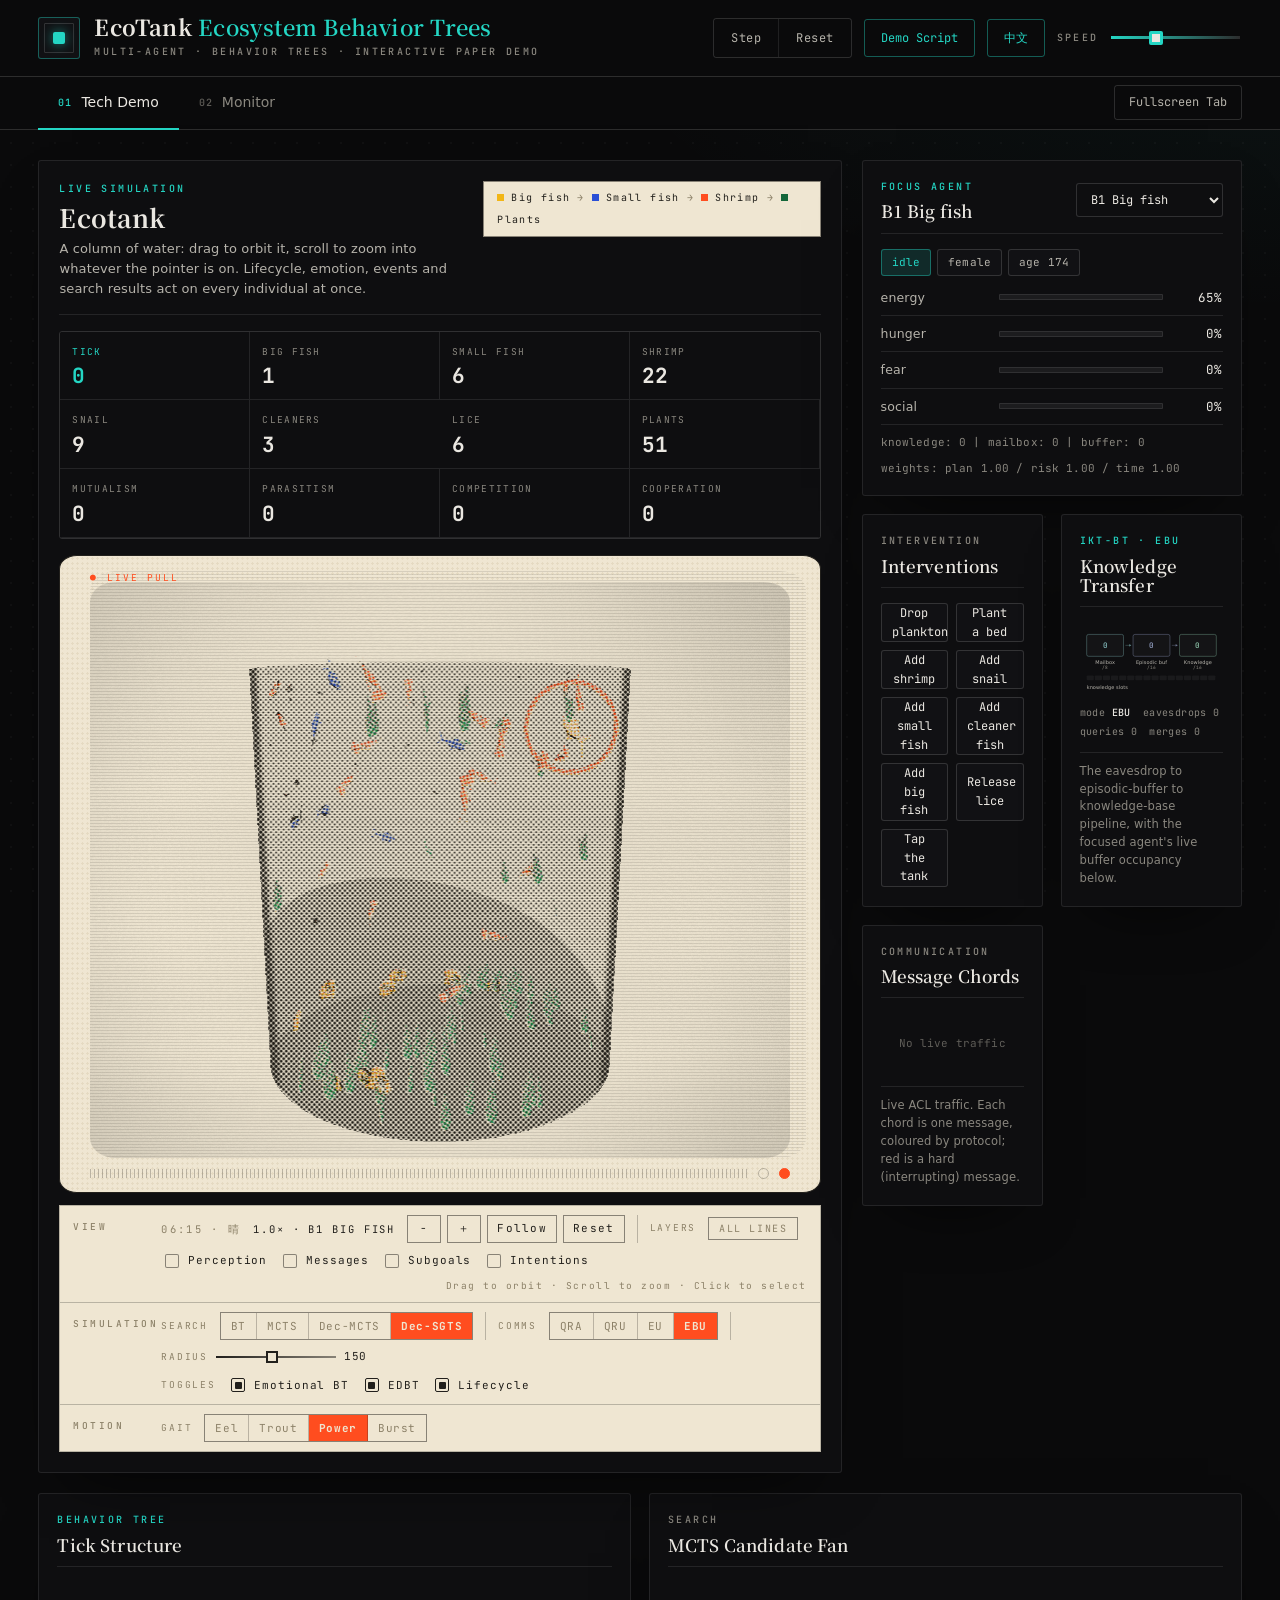
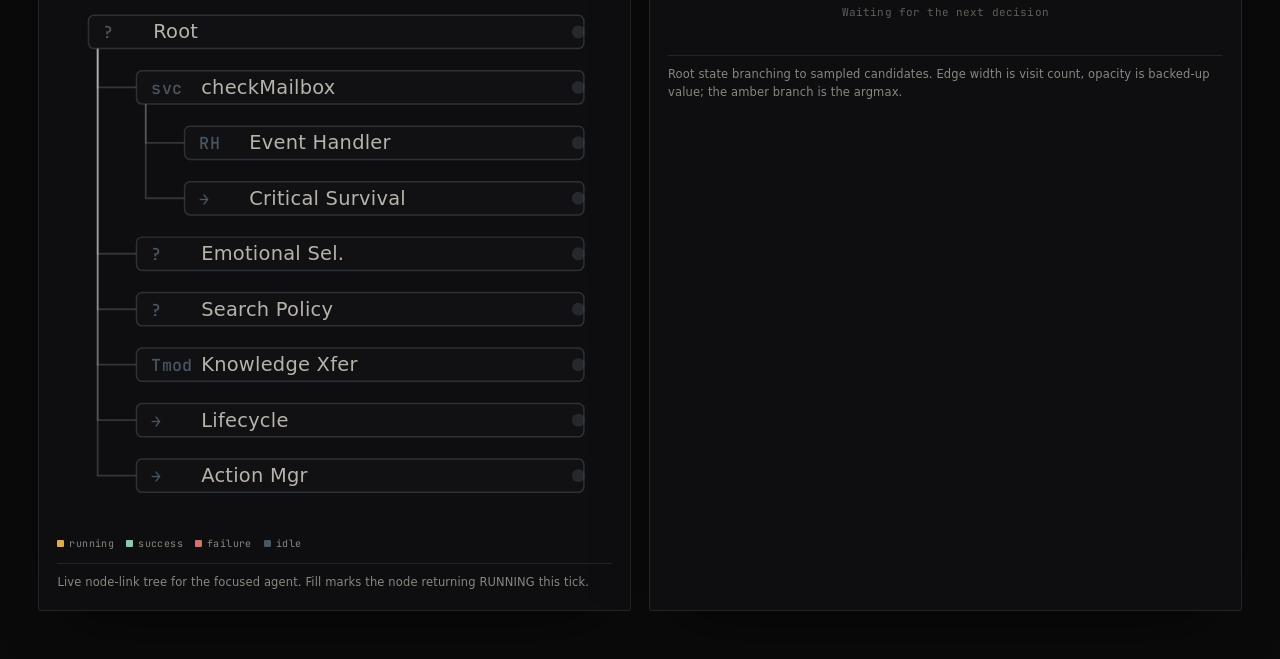
<file: ecotank/index.html>
<!doctype html>
<html lang="zh-CN">
  <head>
    <meta charset="utf-8" />
    <meta name="viewport" content="width=device-width, initial-scale=1" />
    <title>EcoTank · 多智能体行为树生态缸</title>
    <link
      rel="icon"
      href="data:image/svg+xml,%3Csvg xmlns='http://www.w3.org/2000/svg' viewBox='0 0 64 64'%3E%3Crect width='64' height='64' fill='%23efe6d2'/%3E%3Ccircle cx='32' cy='34' r='11' fill='%23ff4d1f'/%3E%3Cpath d='M8 20h48M8 48h48' stroke='%2322201c' stroke-width='3' stroke-linecap='butt'/%3E%3C/svg%3E"
    />
    <link rel="preconnect" href="https://fonts.googleapis.com" />
    <link rel="preconnect" href="https://fonts.gstatic.com" crossorigin />
    <link
      href="https://fonts.googleapis.com/css2?family=Noto+Serif+SC:wght@500;600;700&family=JetBrains+Mono:wght@400;500;700&display=swap"
      rel="stylesheet"
    />
    <link rel="stylesheet" href="./ecotank.css" />
  </head>
  <body>
    <div class="ambient" aria-hidden="true"></div>

    <header class="topbar">
      <div class="wordmark">
        <span class="mark" aria-hidden="true"></span>
        <div class="wordmark-text">
          <h1>EcoTank <em data-en="Ecosystem Behavior Trees">生态行为树</em></h1>
          <p class="eyebrow" data-en="Multi-agent · Behavior trees · Interactive paper demo">多智能体 · 行为树 · 交互式论文演示</p>
        </div>
      </div>

      <div class="control-cluster">
        <div class="transport">
          <!-- Run lives on the set's own rail; a television's power switch is
               not kept in a menu three sections above the television -->
          <button id="stepButton">Step</button>
          <button id="resetButton">Reset</button>
        </div>
        <button id="scriptButton" class="outline" data-en="Demo Script">演示脚本</button>
        <button id="langButton" class="outline" title="中文 / English">English</button>
        <label class="speed-control" for="speedRange">
          <span class="eyebrow">Speed</span>
          <input id="speedRange" type="range" min="0.4" max="2.8" step="0.1" value="1.2" />
        </label>
      </div>
    </header>

    <nav class="tabbar" aria-label="main tabs">
      <div class="tab-set">
        <button class="tab-button active" data-tab="demo">
          <span class="tab-index">01</span> <span data-en="Tech Demo">技术展示 Demo</span>
        </button>
        <button class="tab-button" data-tab="monitor">
          <span class="tab-index">02</span> <span data-en="Monitor">监控台</span>
        </button>
      </div>
      <button id="fullscreenButton" class="ghost" data-en="Fullscreen Tab">当前 Tab 全屏</button>
    </nav>

    <main class="app-shell">
      <section id="demoTab" class="tab-page active">
        <div class="demo-layout">
          <aside class="demo-rail">
            <section class="panel-section">
              <div class="section-head">
                <div>
                  <p class="eyebrow accent">BEHAVIOR TREE</p>
                  <h3 data-en="Tick Structure">Tick 结构</h3>
                </div>
              </div>
              <div id="btTree" class="viz-panel"></div>
              <p class="caption" data-en="Live node-link tree for the focused agent. Fill marks the node returning RUNNING this tick.">选中个体的实时节点树。高亮为本 tick 返回 RUNNING 的节点。</p>
            </section>

            <section class="panel-section">
              <div class="section-head">
                <div>
                  <p class="eyebrow">SEARCH</p>
                  <h3 data-en="MCTS Candidate Fan">MCTS 候选扇形</h3>
                </div>
              </div>
              <div id="mctsPanel" class="viz-panel"></div>
              <p class="caption" data-en="Root state branching to sampled candidates. Edge width is visit count, opacity is backed-up value; the amber branch is the argmax.">根状态到候选动作的采样分支。连线粗细为访问次数，不透明度为回传价值，琥珀色为当前 argmax。</p>
            </section>
          </aside>

          <section class="exhibit">
            <div class="exhibit-head">
              <div class="exhibit-title">
                <p class="eyebrow accent">LIVE SIMULATION</p>
                <h2 data-en="Ecotank">生态缸</h2>
                <p id="demoSubtitle" class="sub" data-en="A column of water: drag to orbit it, scroll to zoom into whatever the pointer is on. Lifecycle, emotion, events and search results act on every individual at once.">
                  一根水柱：拖拽环绕，滚轮对准哪里就放大哪里。生命状态、情绪、事件与搜索结果同时作用于每一个个体。
                </p>
              </div>
              <div class="food-chain" aria-hidden="true">
                <!-- swatches mirror COLORS in ecotank.js — keep them in step -->
                <span class="dot" style="--c: #f2b616"></span><span data-en="Big fish">大鱼</span>
                <span class="arrow">→</span>
                <span class="dot" style="--c: #2a4fd6"></span><span data-en="Small fish">小鱼</span>
                <span class="arrow">→</span>
                <span class="dot" style="--c: #ff4d1f"></span><span data-en="Shrimp">虾米</span>
                <span class="arrow">→</span>
                <span class="dot" style="--c: #14673a"></span><span data-en="Plants">水草</span>
              </div>
            </div>

            <div id="metricStrip" class="metric-strip"></div>

            <div class="tank-wrap">
              <canvas id="tankCanvas" width="1120" height="640" aria-label="EcoTank simulation"></canvas>
              <button id="runToggle" class="tv-play" aria-label="Run / pause the simulation">Run</button>
              <div class="tv-rail" aria-hidden="true">
                <span class="tv-grille"></span>
                <span class="tv-knob"></span>
                <span class="tv-knob on"></span>
              </div>
            </div>
            <!-- One console on the cabinet, three groups: what the camera does,
                 what the simulation does, how the fish move. Seven boxes stacked
                 under the picture was the layout; this is the same controls with
                 the boxes taken away. -->
            <div class="console">
              <section class="console-group">
                <h3 class="console-label" data-en="View">视图</h3>
                <div class="console-row">
                  <span id="skyHud" class="sky-hud">—</span>
                  <span id="zoomHud" class="zoom-hud">1.0× · —</span>
                  <div class="zoom-btns">
                    <button id="zoomOut" type="button" title="缩小" aria-label="缩小" data-en-title="Zoom out">−</button>
                    <button id="zoomIn" type="button" title="放大" aria-label="放大" data-en-title="Zoom in">＋</button>
                    <button id="zoomFollow" type="button" title="跟随选中个体" data-en-title="Follow selected agent" data-en="Follow">跟随</button>
                    <button id="zoomReset" type="button" title="复位视图" data-en-title="Reset view" data-en="Reset">复位</button>
                  </div>
                  <span class="console-sep" aria-hidden="true"></span>
                  <span class="console-key" data-en="Layers">图层</span>
                  <button id="overlayAll" type="button" title="显示/隐藏所有连线" data-en-title="Show/hide all link lines" data-en="All lines">全部连线</button>
                  <label><input id="overlayPerception" type="checkbox" /> <span data-en="Perception">感知</span></label>
                  <label><input id="overlayMessages" type="checkbox" /> <span data-en="Messages">通信</span></label>
                  <label><input id="overlaySubgoals" type="checkbox" /> <span data-en="Subgoals">子目标</span></label>
                  <label><input id="overlayIntentions" type="checkbox" /> <span data-en="Intentions">意图</span></label>
                  <span class="console-hint" data-en="Drag to orbit · Scroll to zoom · Click to select">拖拽环绕 · 滚轮远近 · 点击选中个体</span>
                </div>
              </section>

              <section class="console-group">
                <h3 class="console-label" data-en="Simulation">模拟</h3>
                <div class="console-row">
                  <span class="console-key" data-en="Search">搜索策略</span>
                  <div id="searchMode" class="segmented">
                    <button data-value="bt">BT</button>
                    <button data-value="mcts">MCTS</button>
                    <button data-value="decmcts">Dec-MCTS</button>
                    <button data-value="decsgts" class="active">Dec-SGTS</button>
                  </div>
                  <span class="console-sep" aria-hidden="true"></span>
                  <span class="console-key" data-en="Comms">通信模式</span>
                  <div id="commMode" class="segmented">
                    <button data-value="qra">QRA</button>
                    <button data-value="qru">QRU</button>
                    <button data-value="eu">EU</button>
                    <button data-value="ebu" class="active">EBU</button>
                  </div>
                  <span class="console-sep" aria-hidden="true"></span>
                  <label class="console-range" for="commRange">
                    <span class="console-key" data-en="Radius">通信半径</span>
                    <input id="commRange" type="range" min="70" max="240" step="10" value="150" />
                    <output id="commRangeValue">150</output>
                  </label>
                </div>
                <div class="console-row">
                  <span class="console-key" data-en="Toggles">技术开关</span>
                  <label><input id="emotionToggle" type="checkbox" checked /> Emotional BT</label>
                  <label><input id="eventToggle" type="checkbox" checked /> EDBT</label>
                  <label><input id="lifecycleToggle" type="checkbox" checked /> <span data-en="Lifecycle">生命周期</span></label>
                </div>
              </section>

              <section class="console-group">
                <h3 class="console-label" data-en="Motion">表现</h3>
                <div class="console-row">
                  <span class="console-key" data-en="Gait">游动步态</span>
                  <div id="swimMode" class="segmented">
                    <button data-value="eel" data-en="Eel">鳗形</button>
                    <button data-value="carangiform" data-en="Trout">鲹形</button>
                    <button data-value="power" class="active" data-en="Power">发力</button>
                    <button data-value="burst" data-en="Burst">滑冲</button>
                  </div>
                </div>
              </section>
            </div>
          </section>

          <aside class="demo-side">
            <section class="panel-section selected-panel">
              <div class="section-head compact">
                <div>
                  <p class="eyebrow accent">FOCUS AGENT</p>
                  <h3 id="selectedName" data-en="None selected">未选择</h3>
                </div>
                <select id="agentSelect" aria-label="select organism"></select>
              </div>
              <div id="selectedSummary" class="selected-summary"></div>
            </section>

            <section class="panel-section">
              <div class="section-head">
                <div>
                  <p class="eyebrow">INTERVENTION</p>
                  <h3 data-en="Interventions">干预</h3>
                </div>
              </div>
              <div class="intervention-grid">
                <button data-action="feed" data-en="Drop plankton">投喂浮游食物</button>
                <button data-action="plant" data-en="Plant a bed">种一片水草</button>
                <button data-action="shrimp" data-en="Add shrimp">加入虾米</button>
                <button data-action="snail" data-en="Add snail">加入螺</button>
                <button data-action="smallfish" data-en="Add small fish">加入小鱼</button>
                <button data-action="cleaner" data-en="Add cleaner fish">加入清洁鱼</button>
                <button data-action="bigfish" data-en="Add big fish">加入大鱼</button>
                <button data-action="louse" data-en="Release lice">释放鱼虱</button>
                <button data-action="tap" data-en="Tap the tank">敲击鱼缸</button>
              </div>
            </section>

            <section class="panel-section">
              <div class="section-head">
                <div>
                  <p class="eyebrow accent">IKT-BT · EBU</p>
                  <h3 data-en="Knowledge Transfer">知识转移</h3>
                </div>
              </div>
              <div id="ebuPanel" class="viz-panel"></div>
              <p class="caption" data-en="The eavesdrop to episodic-buffer to knowledge-base pipeline, with the focused agent's live buffer occupancy below.">窃听 → 情景缓冲 → 知识库 的流水线，下方为选中个体当前的缓冲槽占用。</p>
            </section>

            <section class="panel-section">
              <div class="section-head">
                <div>
                  <p class="eyebrow">COMMUNICATION</p>
                  <h3 data-en="Message Chords">通信弦图</h3>
                </div>
              </div>
              <div id="commPanel" class="viz-panel"></div>
              <p class="caption" data-en="Live ACL traffic. Each chord is one message, coloured by protocol; red is a hard (interrupting) message.">实时 ACL 报文。每条弦是一次通信，按协议着色，红色为 hard（可打断）报文。</p>
            </section>
          </aside>
        </div>
      </section>

      <section id="monitorTab" class="tab-page">
        <article class="paper">
          <header class="paper-head">
            <p class="eyebrow accent">INSTRUMENTATION</p>
            <h2 data-en="Runtime Readout of the Behavior-Tree Stack">行为树技术栈运行时读数</h2>
            <p class="paper-abstract" data-en="Every panel below is a live read of the running ecotank, laid out the way the source paper reports it: state before search, search before communication, then the technique map that says which claim each readout supports.">
              下列每个面板都是生态缸的实时读数，按论文的叙述顺序排列：先状态，再搜索，再通信，最后是说明每项读数支撑哪一条技术主张的映射表。
            </p>
          </header>

          <section class="paper-section">
            <h3 data-en="Standing Stock">现存量</h3>
            <p class="lede" data-en="Live counts against each species reproduction ceiling, and the interaction network the relationship systems produce.">各物种当前数量与其繁殖上限的比值，以及关系系统产生的交互网络。</p>
            <div id="populationPanel" class="population-panel"></div>
            <div id="relationshipGraph" class="relationship-graph"></div>
          </section>

          <section class="paper-section">
            <h3 data-en="Run Log">运行记录</h3>
            <p class="lede" data-en="The scripted walkthrough and the raw ecosystem event stream. Kept out of the main view on purpose: the panels around the sphere are for reading mechanism, this is for auditing it.">演示脚本与原始生态事件流。刻意放在主视图之外：球周围的面板用于看机制，这里用于查证。</p>
            <div id="scriptPanel" class="script-panel"></div>
            <div id="eventFeed" class="event-feed"></div>
          </section>

          <section class="paper-section">
            <h3 data-en="Agent State">个体状态</h3>
            <p class="lede" data-en="Blackboard entries, the emotional selector's four drives and the lifecycle counters that gate reproduction and death.">黑板条目、情绪选择器的四个驱动量，以及控制繁殖与死亡的生命周期计数器。</p>
            <div id="blackboardPanel" class="blackboard-panel"></div>
          </section>

          <section class="paper-section">
            <h3 data-en="Search &amp; Subgoals">搜索与子目标</h3>
            <p class="lede" data-en="Candidate sampling for the selected policy, the subgoal route it compressed the water into, and the intention distribution it published to its peers.">当前策略的候选采样、它把水体压缩成的子目标路径，以及向同种个体发布的意图分布。</p>
            <div id="searchPanel" class="search-panel"></div>
          </section>

          <section class="paper-section">
            <h3 data-en="Communication &amp; Knowledge Transfer">通信与知识转移</h3>
            <p class="lede" data-en="Mailbox and episodic-buffer occupancy per agent, live ACL traffic, and the shared intentions that Dec-MCTS consumes.">各个体的 mailbox 与 episodic buffer 占用、实时 ACL 报文，以及 Dec-MCTS 消费的共享意图。</p>
            <div id="communicationPanel" class="communication-panel"></div>
          </section>

          <section class="paper-section">
            <h3 data-en="Technique Map">技术点映射</h3>
            <p class="lede" data-en="Which paper technique each currently-enabled switch exercises. Highlighted cards are active this tick.">当前开启的每个开关对应论文中的哪项技术。高亮卡片表示本 tick 处于激活状态。</p>
            <div id="techMap" class="tech-map"></div>
          </section>

          <section class="paper-section">
            <h3 data-en="Source Figures">论文原图</h3>
            <p class="lede" data-en="Figures 1-6 of the source paper, for side-by-side comparison with the readouts above.">论文 Fig. 1 至 Fig. 6，用于与上述读数对照。</p>
            <div id="paperFigures" class="paper-figures"></div>
          </section>
        </article>
      </section>
    </main>

    <script src="./ecotank.js"></script>
    <script type="importmap">
      {
        "imports": {
          "three": "./vendor/three/three.module.js",
          "three/addons/": "./vendor/three/addons/"
        }
      }
    </script>
    <script type="module" src="./ecotank3d.js"></script>
  </body>
</html>
</file>
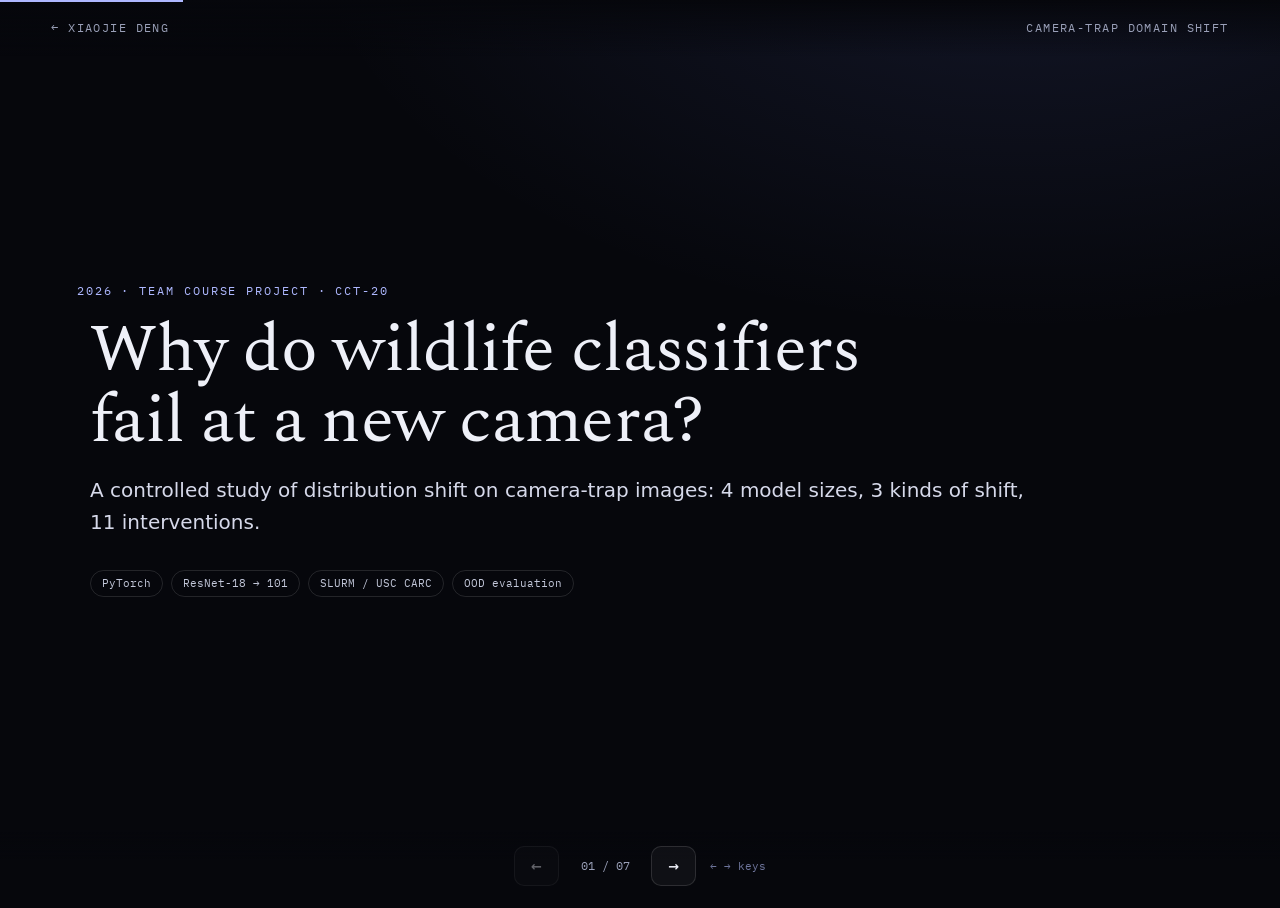
<file: projects/camera-trap/index.html>
<!doctype html>
<html lang="en">
<head>
<meta charset="utf-8">
<meta name="viewport" content="width=device-width, initial-scale=1">
<meta name="theme-color" content="#06070c">
<title>Camera-Trap Domain Shift — Xiaojie Deng</title>
<meta name="description" content="Why wildlife classifiers fail at new camera sites: 11 controlled interventions on CCT-20 with ResNet-18 to 101.">
<link rel="preconnect" href="https://fonts.googleapis.com">
<link rel="preconnect" href="https://fonts.gstatic.com" crossorigin>
<link href="https://fonts.googleapis.com/css2?family=IBM+Plex+Mono:wght@400;600&family=Spectral:wght@400;600&display=swap" rel="stylesheet">
<link rel="stylesheet" href="../deck.css">
<style>
  .delta { color: var(--good); font-weight: 600; }
  .neg { color: var(--bad); }
</style>
</head>
<body>
<header class="topbar"><a href="../../#more">← Xiaojie Deng</a><span class="deck-title">Camera-trap domain shift</span></header>
<div class="progress" aria-hidden="true"><span></span></div>

<main class="deck">
  <section class="slide">
    <p class="kicker">2026 · team course project · CCT-20</p>
    <h1>Why do wildlife classifiers fail at a new camera?</h1>
    <p class="lede">A controlled study of distribution shift on camera-trap images: 4 model sizes, 3 kinds of shift, 11 interventions.</p>
    <div class="tags"><span>PyTorch</span><span>ResNet-18 → 101</span><span>SLURM / USC CARC</span><span>OOD evaluation</span></div>
  </section>

  <section class="slide">
    <p class="kicker">Three shifts</p>
    <h2>Train in one setting, test in another.</h2>
    <div class="grid">
      <div class="card"><h3>Cross-location</h3><p>Train on some camera sites, test on unseen ones. New backgrounds, same animals.</p></div>
      <div class="card"><h3>Day → night</h3><p>Train on daylight frames, test on infrared night frames.</p></div>
      <div class="card"><h3>Night → day</h3><p>The reverse. The hardest of the three.</p></div>
    </div>
    <p style="margin-top:18px">Every condition is scored on out-of-distribution accuracy, macro-F1 and a normalised gap between in- and out-of-distribution accuracy.</p>
  </section>

  <section class="slide">
    <p class="kicker">Hypothesis 1 · capacity</p>
    <h2>Bigger models help, but the gap does not close.</h2>
    <figure><img src="img/capacity.png" alt="Two line charts over ResNet depth 18, 34, 50 and 101. Out-of-distribution accuracy rises with depth for cross-location and day-to-night, but the normalised generalisation gap stays between about 0.18 and 0.36." loading="lazy" width="1600" height="879"></figure>
    <p style="margin-top:14px">The best model per shift (ResNet-101 or 50) still trails its in-distribution accuracy by a normalised gap of 0.18–0.31.</p>
  </section>

  <section class="slide">
    <p class="kicker">Hypothesis 2 · interventions</p>
    <h2>11 controlled changes, grouped by what they test.</h2>
    <div class="grid">
      <div class="card"><h3>Train-time diversification</h3><p>Photometric randomisation, background perturbation, both combined. Mean change in OOD accuracy: about zero (−0.004).</p></div>
      <div class="card"><h3>Visibility enhancement</h3><p>Gamma, CLAHE, both. Helps slightly only when applied at train and test time (+0.006); test-only hurts (−0.037).</p></div>
      <div class="card"><h3>Legacy probes</h3><p>Background blur inside the box, brightness alignment. Mean change −0.056.</p></div>
      <div class="card"><h3>Object-centric diagnostics</h3><p>Foreground only, background only, crop to the animal. This is where the signal was.</p></div>
    </div>
  </section>

  <section class="slide" id="see">
    <p class="kicker">Try it · what the model sees</p>
    <h2>Switch the input and watch out-of-distribution accuracy move.</h2>
    <div class="row" role="group" aria-label="Input condition" id="conds" style="margin-bottom:14px">
      <button class="btn" type="button" data-c="full" aria-pressed="true">Full image</button>
      <button class="btn" type="button" data-c="background" aria-pressed="false">Background only</button>
      <button class="btn" type="button" data-c="foreground" aria-pressed="false">Foreground only</button>
      <button class="btn" type="button" data-c="crop" aria-pressed="false">Object crop</button>
    </div>
    <figure><img id="strip" src="img/s-original.jpg" alt="" width="1400" height="308"><figcaption id="cap"></figcaption></figure>
    <div class="scroll-x" style="margin-top:14px">
      <table>
        <thead><tr><th>Shift</th><th>OOD accuracy</th><th>vs full image</th></tr></thead>
        <tbody id="acc"></tbody>
      </table>
    </div>
  </section>

  <section class="slide">
    <p class="kicker">Result</p>
    <h2>Cropping to the animal beats every other change.</h2>
    <figure><img src="img/object-centric.png" alt="Grouped bar charts for three shifts comparing full image, background only, foreground only and object crop. Object crop has the highest out-of-distribution accuracy (0.75, 0.71, 0.59), the lowest gap and the highest macro-F1." loading="lazy" width="1800" height="633"></figure>
    <div class="grid" style="margin-top:16px">
      <div class="card"><div class="stat">+18.6 pt</div><div class="stat-label">cross-location · 55.9% → 74.5%</div></div>
      <div class="card"><div class="stat">+19.0 pt</div><div class="stat-label">day → night · 52.2% → 71.3%</div></div>
      <div class="card"><div class="stat">+10.9 pt</div><div class="stat-label">night → day · 47.9% → 58.8%</div></div>
    </div>
  </section>

  <section class="slide">
    <p class="kicker">Takeaway and limits</p>
    <h2>The model was reading the scenery.</h2>
    <ul class="points">
      <li>Background-only inputs still score well above chance, so the classifier leans on the site, not the animal.</li>
      <li>Diversifying the background at training time did not fix it; localising the animal did.</li>
      <li><strong>Limit:</strong> crops use the dataset's annotated boxes, so +18.6 points is a diagnostic upper bound. A real system would need a detector in front.</li>
      <li><strong>Limit:</strong> rare classes stay broken. Rodent has 128 training images and an F1 of 0 on every hard shift.</li>
    </ul>
    <p class="note" style="margin-top:18px">Engineering: config-driven PyTorch training, a SLURM job matrix over all 11 conditions on USC CARC GPUs, and automatic aggregation into these tables and figures.</p>
    <p><a href="../../#more">Back to the homepage</a></p>
  </section>
</main>

<nav class="controls" aria-label="Slides">
  <button class="btn" id="prev" type="button" aria-label="Previous slide">←</button>
  <span class="count" id="count" aria-live="polite"></span>
  <button class="btn" id="next" type="button" aria-label="Next slide">→</button>
  <span class="hint">← → keys</span>
</nav>
<script src="../deck.js"></script>
<script>
(function () {
  // OOD accuracy from results/tables/manuscript_key_numbers.csv
  var ACC = {
    full:       [0.5588, 0.5224, 0.4787],
    background: [0.4350, 0.5060, 0.3465],
    foreground: [0.6070, 0.5141, 0.4447],
    crop:       [0.7451, 0.7126, 0.5878]
  };
  var IMG = { full: 's-original', background: 's-background', foreground: 's-foreground', crop: 's-crop' };
  var CAP = {
    full: 'Original frames: animal plus the whole site.',
    background: 'Animal removed: only the site is left.',
    foreground: 'Site masked: only the animal box is kept, in place.',
    crop: 'Cropped to the animal box and resized.'
  };
  var SHIFTS = ['Cross-location', 'Day → night', 'Night → day'];
  var strip = document.getElementById('strip'), cap = document.getElementById('cap'), body = document.getElementById('acc');
  function pick(c) {
    document.querySelectorAll('#conds .btn').forEach(function (b) { b.setAttribute('aria-pressed', b.dataset.c === c); });
    strip.src = 'img/' + IMG[c] + '.jpg';
    strip.alt = 'Five camera-trap frames, ' + CAP[c].toLowerCase();
    cap.textContent = CAP[c];
    body.innerHTML = SHIFTS.map(function (s, i) {
      var d = (ACC[c][i] - ACC.full[i]) * 100;
      var cls = d > 0.05 ? 'delta' : d < -0.05 ? 'neg' : '';
      return '<tr><td>' + s + '</td><td class="num">' + (ACC[c][i] * 100).toFixed(1) + '%</td><td class="num ' + cls + '">' +
        (c === 'full' ? '—' : (d > 0 ? '+' : '') + d.toFixed(1) + ' pt') + '</td></tr>';
    }).join('');
  }
  document.getElementById('conds').addEventListener('click', function (e) { var b = e.target.closest('.btn'); if (b) pick(b.dataset.c); });
  pick('full');
})();
</script>
</body>
</html>
</file>
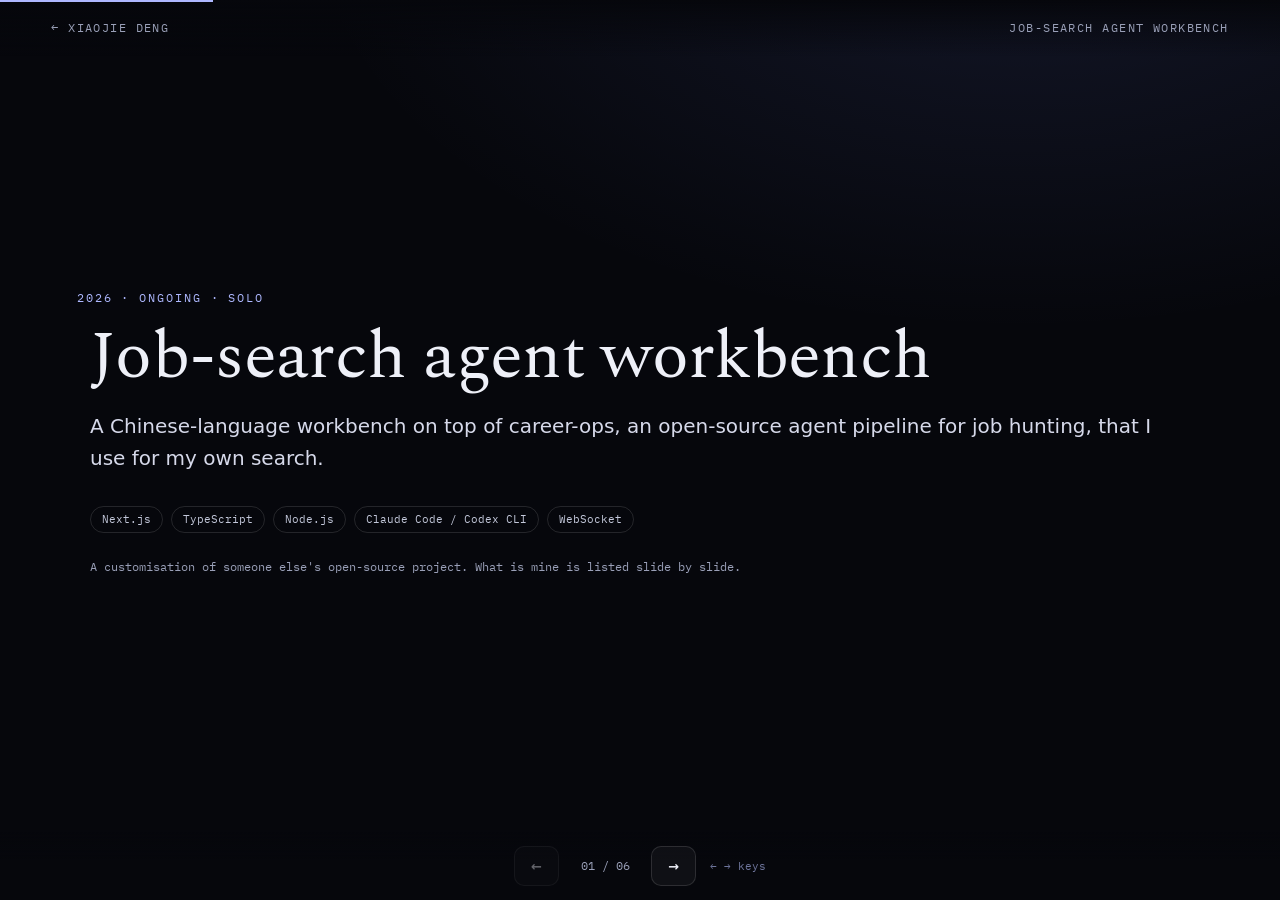
<file: projects/career-workbench/index.html>
<!doctype html>
<html lang="en">
<head>
<meta charset="utf-8">
<meta name="viewport" content="width=device-width, initial-scale=1">
<meta name="theme-color" content="#06070c">
<title>Job-Search Agent Workbench — Xiaojie Deng</title>
<meta name="description" content="A Chinese-language workbench on the open-source career-ops agent pipeline, with a resilient agent turn runner.">
<link rel="preconnect" href="https://fonts.googleapis.com">
<link rel="preconnect" href="https://fonts.gstatic.com" crossorigin>
<link href="https://fonts.googleapis.com/css2?family=IBM+Plex+Mono:wght@400;600&family=Spectral:wght@400;600&display=swap" rel="stylesheet">
<link rel="stylesheet" href="../deck.css">
<style>
  .pipe { display: grid; grid-template-columns: repeat(5, minmax(0, 1fr)); gap: 8px; }
  .pipe .btn { width: 100%; text-align: left; padding: 14px; }
  .pipe .btn small { display: block; font: 11px/1.3 var(--mono); color: var(--muted); margin-bottom: 6px; }
  .pipe .btn[aria-pressed="true"] small { color: #3a3f55; }
  @media (max-width: 760px) { .pipe { grid-template-columns: 1fr 1fr; } }
  .trace { list-style: none; padding: 0; margin: 14px 0 0; font: 13px/1.6 var(--mono); }
  .trace li { padding: 6px 0 6px 14px; border-left: 2px solid var(--line); }
  .trace li.ok { border-color: var(--good); } .trace li.err { border-color: var(--bad); }
  fieldset { border: 1px solid var(--line); border-radius: 12px; padding: 12px 14px; margin: 0; min-width: 0; }
  legend { font: 11px/1 var(--mono); letter-spacing: .1em; text-transform: uppercase; color: var(--muted); padding: 0 6px; }
  label { margin-right: 14px; font-size: 14px; white-space: nowrap; }
</style>
</head>
<body>
<header class="topbar"><a href="../../#more">← Xiaojie Deng</a><span class="deck-title">Job-search agent workbench</span></header>
<div class="progress" aria-hidden="true"><span></span></div>

<main class="deck">
  <section class="slide">
    <p class="kicker">2026 · ongoing · solo</p>
    <h1>Job-search agent workbench</h1>
    <p class="lede">A Chinese-language workbench on top of career-ops, an open-source agent pipeline for job hunting, that I use for my own search.</p>
    <div class="tags"><span>Next.js</span><span>TypeScript</span><span>Node.js</span><span>Claude Code / Codex CLI</span><span>WebSocket</span></div>
    <p class="note" style="margin-top:24px">A customisation of someone else's open-source project. What is mine is listed slide by slide.</p>
  </section>

  <section class="slide">
    <p class="kicker">The problem</p>
    <h2>The job hunt lived in five tabs and a spreadsheet.</h2>
    <p>Postings, notes, tailored CVs and follow-ups were spread across job boards, documents and a sheet. career-ops already chains these steps with agents, but it is English-first and command-line-first.</p>
    <p>I wanted one Chinese interface for the whole loop, while keeping every application document in English.</p>
  </section>

  <section class="slide" id="pipeline">
    <p class="kicker">Try it · the pipeline</p>
    <h2>Five stages, one place.</h2>
    <div class="pipe" role="group" aria-label="Pipeline stage" id="stages"></div>
    <div class="card" style="margin-top:16px"><h3 id="sname"></h3><p id="stext"></p></div>
  </section>

  <section class="slide">
    <p class="kicker">What I built</p>
    <h2>My changes on top of the upstream project</h2>
    <div class="grid">
      <div class="card"><div class="stat">150+</div><div class="stat-label">pages and components localised</div><p style="margin-top:10px">Chinese interface; application materials stay in English by design.</p></div>
      <div class="card"><div class="stat">~3,300</div><div class="stat-label">lines across 8 new modules</div><p style="margin-top:10px">An agent turn runner, plus a study workflow: course material → question bank → Obsidian notes.</p></div>
      <div class="card"><div class="stat">20</div><div class="stat-label">applications tracked so far</div><p style="margin-top:10px">Used daily for my own search, which is where most fixes came from.</p></div>
    </div>
  </section>

  <section class="slide" id="runner">
    <p class="kicker">Try it · the turn runner</p>
    <h2>Long agent turns should survive a flaky connection.</h2>
    <div class="grid">
      <fieldset><legend>WebSocket server</legend>
        <label><input type="radio" name="ws" value="up" checked> up</label>
        <label><input type="radio" name="ws" value="down"> down</label></fieldset>
      <fieldset><legend>First attempt</legend>
        <label><input type="radio" name="a1" value="ok" checked> succeeds</label>
        <label><input type="radio" name="a1" value="503"> 503</label>
        <label><input type="radio" name="a1" value="bad"> bad request</label></fieldset>
      <fieldset><legend>Retry</legend>
        <label><input type="radio" name="a2" value="ok" checked> succeeds</label>
        <label><input type="radio" name="a2" value="503"> 503 again</label></fieldset>
    </div>
    <ol class="trace" id="trace" aria-live="polite"></ol>
    <p class="note">Same rules as <code>deeptutor-turn.mjs</code>: 1.5 s to open the socket, then the CLI; retry once after 700 ms only on 429 / 502 / 503 / 504 / ECONNRESET / ETIMEDOUT.</p>
  </section>

  <section class="slide">
    <p class="kicker">Limits</p>
    <h2>What it is not</h2>
    <ul class="points">
      <li>Not my pipeline design: scanning, scoring and CV tailoring come from upstream career-ops.</li>
      <li>AI-written materials can state things that are not true, so every CV and answer is checked by hand before it goes out.</li>
      <li>Personal tool: no user accounts, no deployment, no usage beyond my own.</li>
    </ul>
    <p><a href="../../#more">Back to the homepage</a></p>
  </section>
</main>

<nav class="controls" aria-label="Slides">
  <button class="btn" id="prev" type="button" aria-label="Previous slide">←</button>
  <span class="count" id="count" aria-live="polite"></span>
  <button class="btn" id="next" type="button" aria-label="Next slide">→</button>
  <span class="hint">← → keys</span>
</nav>
<script src="../deck.js"></script>
<script>
(function () {
  var S = [
    ['Discover', 'Scan company career portals and job boards; drop duplicates and reposts so the same role is not seen twice.'],
    ['Evaluate', 'An agent reads the posting against my profile and scores fit, with the reasons written out, so I decide what is worth an application.'],
    ['Tailor', 'Generate a CV and cover letter for the role from one source of facts, in English, then check them by hand.'],
    ['Apply', 'Track what was sent where, with the exact CV version, in one table.'],
    ['Follow up', 'Reminders on a cadence, and matching replies back to the right application.']
  ];
  var box = document.getElementById('stages');
  box.innerHTML = S.map(function (s, i) { return '<button class="btn" type="button" data-i="' + i + '" aria-pressed="false"><small>0' + (i + 1) + '</small>' + s[0] + '</button>'; }).join('');
  function pick(i) {
    box.querySelectorAll('.btn').forEach(function (b) { b.setAttribute('aria-pressed', +b.dataset.i === i); });
    document.getElementById('sname').textContent = S[i][0];
    document.getElementById('stext').textContent = S[i][1];
  }
  box.addEventListener('click', function (e) { var b = e.target.closest('.btn'); if (b) pick(+b.dataset.i); });
  pick(0);

  var trace = document.getElementById('trace');
  function val(n) { return document.querySelector('input[name="' + n + '"]:checked').value; }
  function attempt(out, label, steps) {
    var via = val('ws') === 'up' ? 'WebSocket' : 'CLI';
    if (via === 'CLI') steps.push(['err', label + ': WebSocket did not open within 1.5 s → fall back to the CLI']);
    if (out === 'ok') { steps.push(['ok', label + ': turn completed via ' + via]); return 'ok'; }
    if (out === '503') { steps.push(['err', label + ': ' + via + ' returned 503 (transient)']); return 'transient'; }
    steps.push(['err', label + ': ' + via + ' returned a non-transient error']); return 'fatal';
  }
  function runSim() {
    var steps = [], r = attempt(val('a1'), 'Attempt 1', steps);
    if (r === 'transient') {
      steps.push(['', 'Wait 700 ms, retry once']);
      var r2 = attempt(val('a2'), 'Attempt 2', steps);
      if (r2 === 'ok') steps.push(['ok', 'Result returned, marked recovered']);
      else steps.push(['err', 'Stop: “temporarily unavailable after one automatic retry. Your saved progress is safe.”']);
    } else if (r === 'fatal') steps.push(['err', 'Stop: error shown as-is (retrying would not help)']);
    else steps.push(['ok', 'Result returned']);
    trace.innerHTML = steps.map(function (s) { return '<li class="' + s[0] + '">' + s[1] + '</li>'; }).join('');
  }
  document.getElementById('runner').addEventListener('change', runSim);
  runSim();
})();
</script>
</body>
</html>
</file>
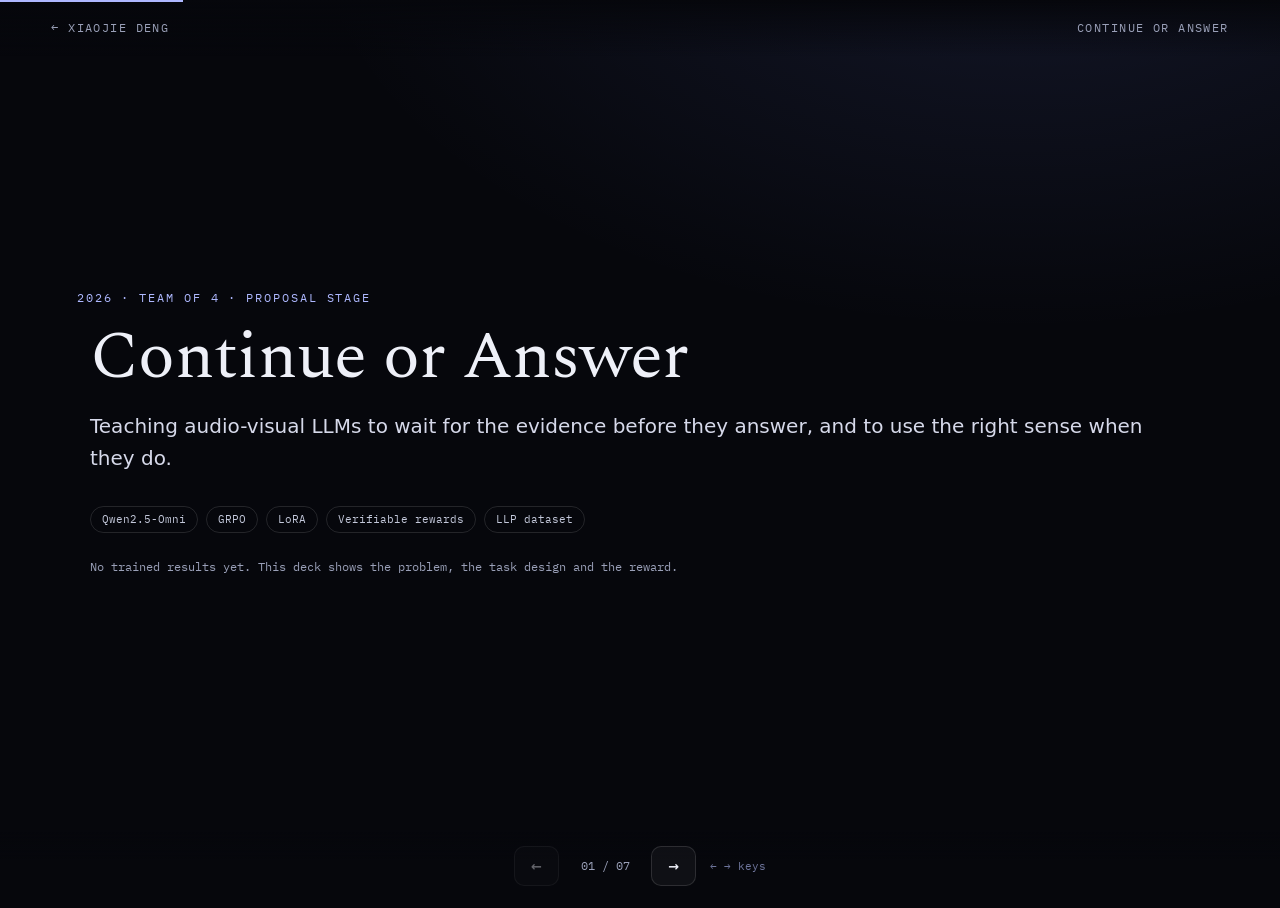
<file: projects/continue-or-answer/index.html>
<!doctype html>
<html lang="en">
<head>
<meta charset="utf-8">
<meta name="viewport" content="width=device-width, initial-scale=1">
<meta name="theme-color" content="#06070c">
<title>Continue or Answer — Xiaojie Deng</title>
<meta name="description" content="Teaching audio-visual LLMs to wait for evidence before answering, with verifiable rewards. Proposal-stage team project.">
<link rel="preconnect" href="https://fonts.googleapis.com">
<link rel="preconnect" href="https://fonts.gstatic.com" crossorigin>
<link href="https://fonts.googleapis.com/css2?family=IBM+Plex+Mono:wght@400;600&family=Spectral:wght@400;600&display=swap" rel="stylesheet">
<link rel="stylesheet" href="../deck.css">
<style>
  .tl { display: grid; grid-template-columns: 70px repeat(10, 1fr); gap: 3px; align-items: center; font: 11px/1 var(--mono); color: var(--muted); }
  .tl .cell { height: 26px; border-radius: 4px; background: rgba(255,255,255,.05); }
  .tl .cell.a { background: #6f8cff; }
  .tl .cell.v { background: #7fd6a4; }
  .tl .cell.hid { background: repeating-linear-gradient(45deg, rgba(255,255,255,.04) 0 4px, transparent 4px 8px); }
  .tl .tick { text-align: center; }
  .sim-log { min-height: 3.2em; }
  .score { font: 600 22px/1 var(--serif); }
  .good { color: var(--good); } .bad { color: var(--bad); }
  select { font: 14px var(--sans); color: var(--text); background: #11131c; border: 1px solid var(--line); border-radius: 10px; padding: 10px; min-height: 40px; max-width: 100%; }
</style>
</head>
<body>
<header class="topbar"><a href="../../#more">← Xiaojie Deng</a><span class="deck-title">Continue or Answer</span></header>
<div class="progress" aria-hidden="true"><span></span></div>

<main class="deck">
  <section class="slide">
    <p class="kicker">2026 · team of 4 · proposal stage</p>
    <h1>Continue or Answer</h1>
    <p class="lede">Teaching audio-visual LLMs to wait for the evidence before they answer, and to use the right sense when they do.</p>
    <div class="tags"><span>Qwen2.5-Omni</span><span>GRPO</span><span>LoRA</span><span>Verifiable rewards</span><span>LLP dataset</span></div>
    <p class="note" style="margin-top:24px">No trained results yet. This deck shows the problem, the task design and the reward.</p>
  </section>

  <section class="slide">
    <p class="kicker">The problem</p>
    <h2>A model watching a live feed should not answer before it can know.</h2>
    <p>Asked whether the fire alarm has gone off, it should say yes only after <em>hearing</em> it. Asked whether a dog has been seen, it should not say yes from off-screen barking alone.</p>
    <p>Prior benchmarks test pieces of this. None checks both <strong>when</strong> the model answers and <strong>which modality</strong> it relies on.</p>
    <div class="scroll-x" style="margin-top:12px">
      <table>
        <thead><tr><th>Work</th><th>Audio + visual</th><th>When to answer</th><th>Modality</th><th>Label timing</th></tr></thead>
        <tbody>
          <tr><td>AVHBench, AVTrustBench, AVID</td><td>✓</td><td>✗</td><td>partial</td><td>✗</td></tr>
          <tr><td>StreamScout, AskBench</td><td>✗</td><td>✓</td><td>✗</td><td>✗</td></tr>
          <tr><td>Audio-swap repair</td><td>✓</td><td>✗</td><td>✓</td><td>✗</td></tr>
          <tr><td><strong>This project</strong></td><td>✓</td><td>✓</td><td>✓</td><td>✓</td></tr>
        </tbody>
      </table>
    </div>
  </section>

  <section class="slide">
    <p class="kicker">The task</p>
    <h2>Every 2 seconds: CONTINUE, or ANSWER.</h2>
    <p>The model receives the clip in 2-second chunks. After each chunk it either asks for more evidence or commits to YES / NO. Questions ask whether an event was heard, seen, or both by a deadline τ ∈ {2, 4, 6, 8, 10} s.</p>
    <div class="scroll-x">
      <table>
        <thead><tr><th>Question</th><th>YES when</th><th>NO when</th></tr></thead>
        <tbody>
          <tr><td>Heard E by τ?</td><td>audible before τ</td><td>only visible, or audible later / never</td></tr>
          <tr><td>Seen E by τ?</td><td>visible before τ</td><td>only audible, or visible later / never</td></tr>
          <tr><td>Both by τ?</td><td>audible and visible before τ</td><td>no overlap</td></tr>
        </tbody>
      </table>
    </div>
    <p class="note" style="margin-top:12px">τq, the evidence time: for YES, the end of the chunk containing the first labelled second in the queried modality; for NO, the deadline itself.</p>
  </section>

  <section class="slide" id="sim">
    <p class="kicker">Try it · you are the model</p>
    <h2>Answer too early and the reward punishes you, even when you are right.</h2>
    <div class="row" style="margin-bottom:14px">
      <label for="q" class="note">Question</label>
      <select id="q">
        <option value="0">Has a dog been heard by 10 s?</option>
        <option value="1">Has a dog been seen by 6 s?</option>
        <option value="2">Has a dog been heard and seen by 10 s?</option>
      </select>
      <button class="btn" id="reset" type="button">Restart</button>
    </div>
    <div class="tl" id="tl" aria-hidden="true"></div>
    <p class="note" style="margin:10px 0 16px">Blue = dog audible, green = dog visible, hatched = not delivered yet.</p>
    <div class="row">
      <button class="btn" id="cont" type="button">CONTINUE</button>
      <button class="btn" id="yes" type="button">ANSWER YES</button>
      <button class="btn" id="no" type="button">ANSWER NO</button>
      <span class="note" id="clock"></span>
    </div>
    <p class="sim-log" id="log" aria-live="polite" style="margin-top:16px"></p>
    <p class="note">Reward (evidence-citation term omitted): +2 for a correct answer at t ≥ τq, −2 otherwise; each CONTINUE costs 0.1, plus 0.4 if issued at t ≥ τq.</p>
  </section>

  <section class="slide">
    <p class="kicker">The reward</p>
    <h2>R = R<sub>ans</sub> + R<sub>evi</sub> − λ<sub>w</sub>N<sub>wait</sub> − λ<sub>d</sub>N<sub>late</sub></h2>
    <div class="grid">
      <div class="card"><h3>R<sub>ans</sub></h3><p>+2 for a correct answer given once the evidence exists (t ≥ τq); −2 otherwise, including correct but early answers.</p></div>
      <div class="card"><h3>R<sub>evi</sub></h3><p>+0.4 if a correct answer cites the right modality and the seconds where the event is labelled; −1.5 otherwise.</p></div>
      <div class="card"><h3>Waiting costs</h3><p>λw = 0.1 per CONTINUE, plus λd = 0.4 for each CONTINUE after the evidence is already in.</p></div>
    </div>
    <p style="margin-top:18px">Four nested settings isolate each term: <strong>R0</strong> correctness only · <strong>R1</strong> + evidence boundary and waiting costs · <strong>R2</strong> + evidence citation · <strong>R3</strong> + a bonus for following swapped audio labels.</p>
  </section>

  <section class="slide">
    <p class="kicker">Data and evaluation</p>
    <h2>Every score comes from per-second labels, so it can be checked by rule.</h2>
    <div class="grid" style="margin-bottom:18px">
      <div class="card"><div class="stat">1,584</div><div class="stat-label">10-second clips (LLP)</div></div>
      <div class="card"><div class="stat">5,687</div><div class="stat-label">audio + visual event labels</div></div>
      <div class="card"><div class="stat">~40k</div><div class="stat-label">generated YES / NO questions</div></div>
    </div>
    <ul class="points">
      <li><strong>Correctness:</strong> YES / NO accuracy.</li>
      <li><strong>Sufficiency:</strong> share of answers given only after evidence exists.</li>
      <li><strong>Efficiency:</strong> delay after τq and average viewing time.</li>
      <li><strong>Grounding:</strong> modality / time attribution, and consistency when the audio is swapped.</li>
    </ul>
    <p class="note" style="margin-top:12px">Accuracy is always reported with delay, so waiting until the deadline cannot inflate it.</p>
  </section>

  <section class="slide">
    <p class="kicker">Status</p>
    <h2>Where it stands</h2>
    <ul class="points">
      <li><strong>Milestone:</strong> finish question generation; zero-shot diagnosis of Qwen2.5-Omni-7B, video-SALMONN-o1 and MiniCPM-o 2.6; train R0 and R1 on Qwen2.5-Omni-3B with LoRA + GRPO.</li>
      <li><strong>Final:</strong> add R2 and R3, report sensitivity to λw, λd and β.</li>
      <li><strong>Expected:</strong> R0 answers prematurely; R1 raises sufficiency without losing accuracy; R2 / R3 improve grounding.</li>
    </ul>
    <p class="note" style="margin-top:18px">Graduate course project at USC, team of 4. Hypotheses, not results.</p>
    <p><a href="../../#more">Back to the homepage</a></p>
  </section>
</main>

<nav class="controls" aria-label="Slides">
  <button class="btn" id="prev" type="button" aria-label="Previous slide">←</button>
  <span class="count" id="count" aria-live="polite"></span>
  <button class="btn" id="next" type="button" aria-label="Next slide">→</button>
  <span class="hint">← → keys</span>
</nav>
<script src="../deck.js"></script>
<script>
(function () {
  // One clip: dog barking off-screen at 3–5 s, dog walks into view at 7–9 s.
  var AUD = [3, 4, 5], VIS = [7, 8, 9];
  var Q = [
    { deadline: 10, truth: true, tq: 4, why: 'barking starts at second 3, so the 2–4 s chunk proves it' },
    { deadline: 6, truth: false, tq: 6, why: 'the dog is only heard before 6 s; it is not seen until second 7' },
    { deadline: 10, truth: true, tq: 8, why: 'heard from second 3, but not seen until second 7, so the 6–8 s chunk is needed' }
  ];
  var tl = document.getElementById('tl'), log = document.getElementById('log'), clock = document.getElementById('clock');
  var sel = document.getElementById('q'), bCont = document.getElementById('cont'), bYes = document.getElementById('yes'), bNo = document.getElementById('no');
  var t, waits, lates, done;

  function draw() {
    var html = '<span></span>';
    for (var s = 0; s < 10; s++) html += '<span class="tick">' + s + '</span>';
    ['audio', 'visual'].forEach(function (row) {
      html += '<span>' + row + '</span>';
      for (var s = 0; s < 10; s++) {
        var on = (row === 'audio' ? AUD : VIS).indexOf(s) >= 0;
        html += '<span class="cell ' + (s >= t ? 'hid' : on ? (row === 'audio' ? 'a' : 'v') : '') + '"></span>';
      }
    });
    tl.innerHTML = html;
    clock.textContent = done ? '' : 't = ' + t + ' s · deadline ' + Q[sel.value].deadline + ' s';
    bCont.disabled = done || t >= Q[sel.value].deadline;
    bYes.disabled = bNo.disabled = done;
  }
  function reset() { t = 2; waits = 0; lates = 0; done = false; log.textContent = 'You have seen the first 2 seconds. Decide.'; draw(); }
  function cont() {
    var q = Q[sel.value];
    waits++; if (t >= q.tq) lates++;
    t += 2; draw();
    log.textContent = 'Waited. Now at ' + t + ' s.';
  }
  function answer(yes) {
    var q = Q[sel.value], correct = yes === q.truth, onTime = t >= q.tq;
    var ans = correct && onTime ? 2 : -2, cost = 0.1 * waits + 0.4 * lates, r = ans - cost;
    done = true; t = 10; draw();
    log.innerHTML = (correct ? (onTime ? '<span class="good">Correct, with evidence in hand.</span>' : '<span class="bad">Correct, but a guess: the evidence was not in yet.</span>')
      : '<span class="bad">Wrong.</span>') + ' τq = ' + q.tq + ' s, because ' + q.why + '. ' +
      'R<sub>ans</sub> ' + (ans > 0 ? '+2' : '−2') + ', waiting −' + cost.toFixed(1) + ' → <span class="score ' + (r > 0 ? 'good' : 'bad') + '">' + r.toFixed(1).replace('-', '−') + '</span>';
  }
  bCont.onclick = cont; bYes.onclick = function () { answer(true); }; bNo.onclick = function () { answer(false); };
  document.getElementById('reset').onclick = reset; sel.onchange = reset;
  reset();
})();
</script>
</body>
</html>
</file>
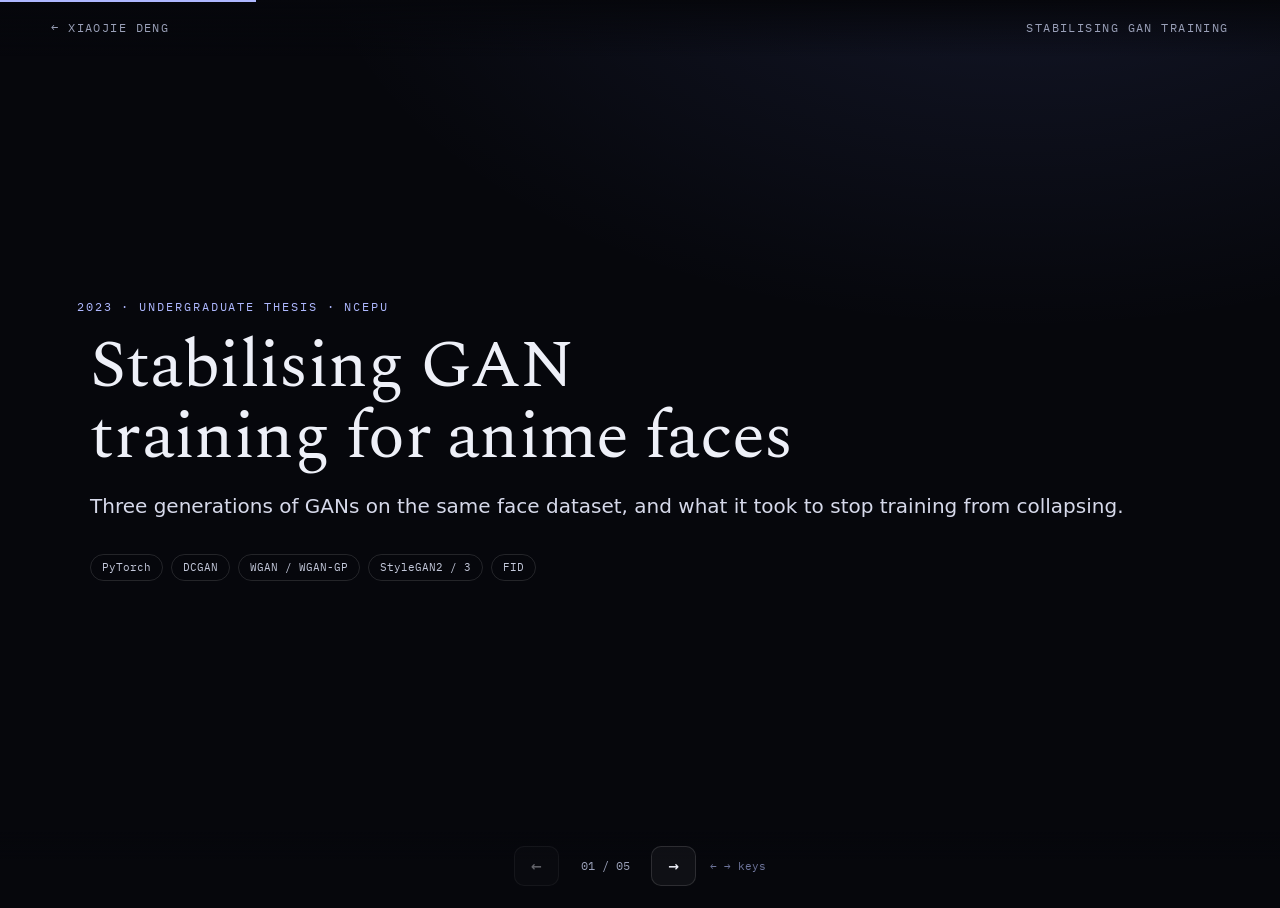
<file: projects/gan-faces/index.html>
<!doctype html>
<html lang="en">
<head>
<meta charset="utf-8">
<meta name="viewport" content="width=device-width, initial-scale=1">
<meta name="theme-color" content="#06070c">
<title>Stabilising GAN Training — Xiaojie Deng</title>
<meta name="description" content="Undergraduate thesis: anime face generation with DCGAN, WGAN-GP and StyleGAN3; FID from 391 to 70.7.">
<link rel="preconnect" href="https://fonts.googleapis.com">
<link rel="preconnect" href="https://fonts.gstatic.com" crossorigin>
<link href="https://fonts.googleapis.com/css2?family=IBM+Plex+Mono:wght@400;600&family=Spectral:wght@400;600&display=swap" rel="stylesheet">
<link rel="stylesheet" href="../deck.css">
<style>
  .viewer { display: grid; gap: 20px; grid-template-columns: minmax(0, 420px) minmax(0, 1fr); align-items: start; }
  .viewer img { image-rendering: auto; max-width: 420px; }
  .viewer img.px { image-rendering: pixelated; }
  @media (max-width: 760px) { .viewer { grid-template-columns: 1fr; } }
</style>
</head>
<body>
<header class="topbar"><a href="../../#more">← Xiaojie Deng</a><span class="deck-title">Stabilising GAN training</span></header>
<div class="progress" aria-hidden="true"><span></span></div>

<main class="deck">
  <section class="slide">
    <p class="kicker">2023 · undergraduate thesis · NCEPU</p>
    <h1>Stabilising GAN training for anime faces</h1>
    <p class="lede">Three generations of GANs on the same face dataset, and what it took to stop training from collapsing.</p>
    <div class="tags"><span>PyTorch</span><span>DCGAN</span><span>WGAN / WGAN-GP</span><span>StyleGAN2 / 3</span><span>FID</span></div>
  </section>

  <section class="slide">
    <p class="kicker">The problem</p>
    <h2>Early GANs on this data produced noise and the same face twice.</h2>
    <ul class="points">
      <li><strong>Unstable losses:</strong> the discriminator wins early and the generator stops learning.</li>
      <li><strong>Mode collapse:</strong> many samples converge on a few faces.</li>
      <li><strong>Hard to judge by eye:</strong> needed a number (FID) and a second check.</li>
    </ul>
  </section>

  <section class="slide" id="compare">
    <p class="kicker">Try it · same task, three models</p>
    <h2>From blurred noise to recognisable faces.</h2>
    <div class="row" role="group" aria-label="Model" id="models" style="margin-bottom:16px">
      <button class="btn" type="button" data-m="dcgan" aria-pressed="true">DCGAN</button>
      <button class="btn" type="button" data-m="wgan" aria-pressed="false">WGAN-GP</button>
      <button class="btn" type="button" data-m="style" aria-pressed="false">StyleGAN3</button>
    </div>
    <div class="viewer">
      <figure><img id="grid" src="img/dcgan.jpg" alt="" width="420" height="420"></figure>
      <div><h3 id="mname" style="margin:0 0 8px; font: 600 18px/1.3 var(--sans)"></h3><p id="mtext"></p></div>
    </div>
    <p class="note" style="margin-top:14px">Samples are generated images from my runs, not training data.</p>
  </section>

  <section class="slide">
    <p class="kicker">What fixed it</p>
    <h2>Three changes did most of the work.</h2>
    <div class="grid">
      <div class="card"><h3>Gradient penalty</h3><p>Replaced weight clipping (WGAN) with a gradient penalty (WGAN-GP) to keep the critic smooth without crippling it.</p></div>
      <div class="card"><h3>Normalisation</h3><p>Normalisation layers to stop activations from exploding as the networks went deeper.</p></div>
      <div class="card"><h3>G / D balance</h3><p>Tuned how often and how fast each network updates, so neither side runs away.</p></div>
    </div>
    <figure style="margin-top:18px; max-width:620px"><img src="img/loss-d-wgan-gp.png" alt="Line chart of WGAN-GP discriminator loss over 30 epochs: drops from 0.65 to about −0.17 in the first two epochs, then settles near zero." loading="lazy" width="900" height="675"><figcaption>WGAN-GP critic loss settles near zero after the first few epochs.</figcaption></figure>
  </section>

  <section class="slide">
    <p class="kicker">Result</p>
    <h2>FID from 391 down to 70.7.</h2>
    <div class="grid">
      <div class="card"><div class="stat">391</div><div class="stat-label">FID · first baseline</div></div>
      <div class="card"><div class="stat">70.7</div><div class="stat-label">FID · best stabilised run</div></div>
    </div>
    <p style="margin-top:18px">As a second check, I ran a YOLOv5 anime-face detector over the generated grids: a face the detector can find with high confidence is at least face-shaped.</p>
    <p class="note">FID (lower is better) compares feature statistics of generated and real images. It can be low for a model that copies the data, so it was read alongside the samples.</p>
    <p><a href="../../#more">Back to the homepage</a></p>
  </section>
</main>

<nav class="controls" aria-label="Slides">
  <button class="btn" id="prev" type="button" aria-label="Previous slide">←</button>
  <span class="count" id="count" aria-live="polite"></span>
  <button class="btn" id="next" type="button" aria-label="Next slide">→</button>
  <span class="hint">← → keys</span>
</nav>
<script src="../deck.js"></script>
<script>
(function () {
  var M = {
    dcgan: { img: 'dcgan', px: false, name: 'DCGAN · the baseline', text: 'Convolutional GAN with no special stabilisation. Faces are a colour wash with eyes in roughly the right place, and many tiles look alike: early signs of mode collapse.' },
    wgan: { img: 'wgan-gp', px: true, name: 'WGAN-GP · stable training', text: 'Wasserstein loss with a gradient penalty. Training no longer collapses, and individual faces with distinct hair and eye colours appear, still blurry at low resolution.' },
    style: { img: 'stylegan3', px: false, name: 'StyleGAN3 · the strongest model', text: 'Style-based generator. Clean, varied faces across hair colour, expression and pose. Remaining flaws are in fine detail and backgrounds.' }
  };
  var img = document.getElementById('grid');
  function pick(k) {
    document.querySelectorAll('#models .btn').forEach(function (b) { b.setAttribute('aria-pressed', b.dataset.m === k); });
    img.src = 'img/' + M[k].img + '.jpg';
    img.className = M[k].px ? 'px' : '';
    img.alt = 'Grid of anime faces generated by ' + M[k].name.split(' · ')[0];
    document.getElementById('mname').textContent = M[k].name;
    document.getElementById('mtext').textContent = M[k].text;
  }
  document.getElementById('models').addEventListener('click', function (e) { var b = e.target.closest('.btn'); if (b) pick(b.dataset.m); });
  pick('dcgan');
})();
</script>
</body>
</html>
</file>
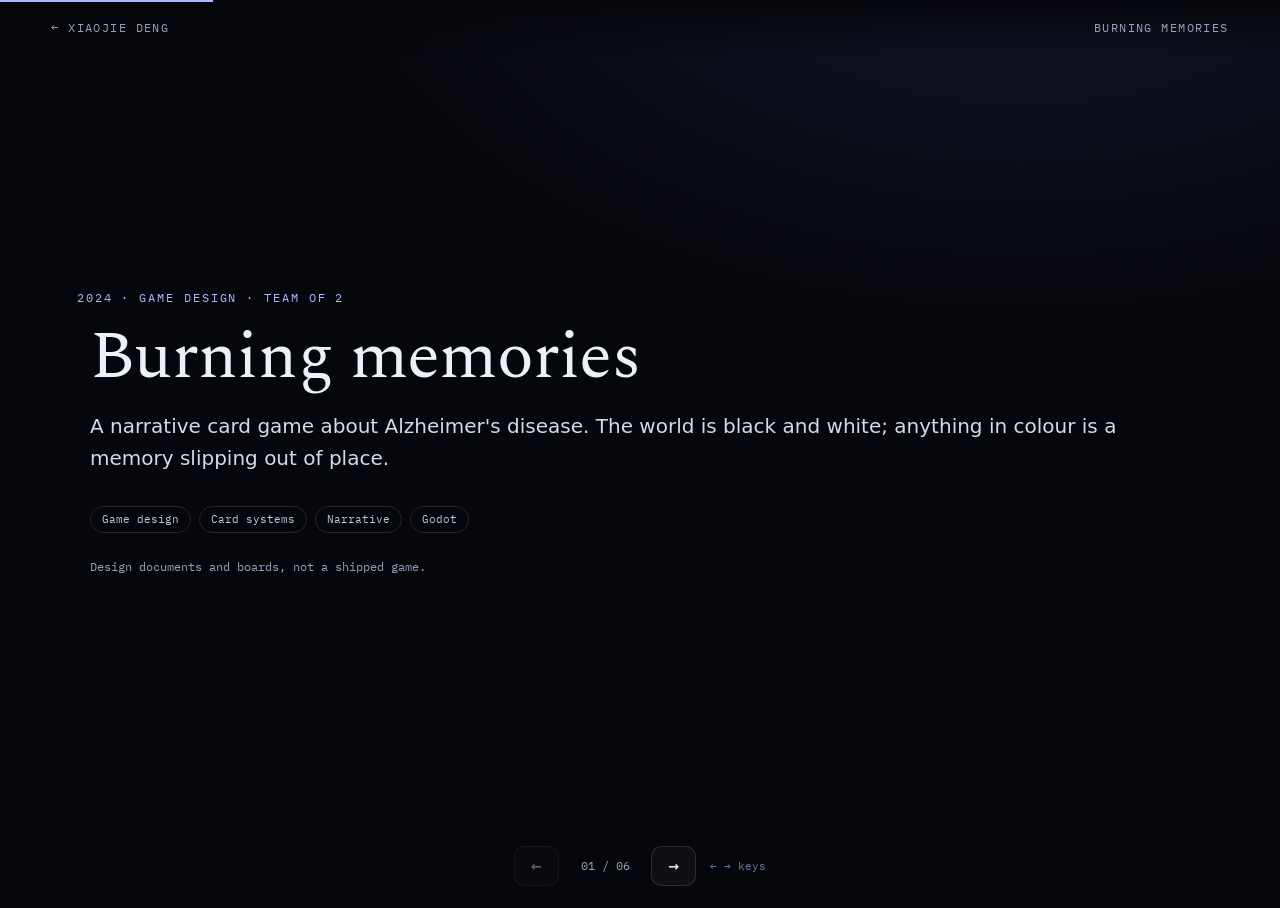
<file: projects/memory-cards/index.html>
<!doctype html>
<html lang="en">
<head>
<meta charset="utf-8">
<meta name="viewport" content="width=device-width, initial-scale=1">
<meta name="theme-color" content="#06070c">
<title>Burning Memories — Xiaojie Deng</title>
<meta name="description" content="Game design for a narrative card game about Alzheimer's disease: a black-and-white world, burning memory cards and two timelines.">
<link rel="preconnect" href="https://fonts.googleapis.com">
<link rel="preconnect" href="https://fonts.gstatic.com" crossorigin>
<link href="https://fonts.googleapis.com/css2?family=IBM+Plex+Mono:wght@400;600&family=Spectral:wght@400;600&display=swap" rel="stylesheet">
<link rel="stylesheet" href="../deck.css">
<style>
  .portraits { display: grid; gap: 12px; grid-template-columns: repeat(4, minmax(0, 1fr)); }
  .portraits img { filter: grayscale(1); transition: filter .4s; background: transparent; }
  .portraits figure:hover img, .portraits figure:focus-within img { filter: none; }
  @media (max-width: 640px) { .portraits { grid-template-columns: repeat(2, minmax(0, 1fr)); } }
  .hand { display: flex; flex-wrap: wrap; gap: 8px; min-height: 92px; margin: 14px 0; }
  .mc { width: 58px; height: 84px; border-radius: 8px; border: 1px solid var(--line); background: #e9ecf7; color: #0a0a12;
        display: flex; align-items: center; justify-content: center; font: 600 22px/1 var(--serif); }
  .mc.burn { background: #3a2a2a; color: #a77; text-decoration: line-through; border-color: #6a3a3a; }
  .mc.hit { background: #ffd27a; }
  .meter { font: 12px/1.6 var(--mono); color: var(--muted); }
  @media (prefers-reduced-motion: reduce) { .portraits img { transition: none; } }
</style>
</head>
<body>
<header class="topbar"><a href="../../#more">← Xiaojie Deng</a><span class="deck-title">Burning memories</span></header>
<div class="progress" aria-hidden="true"><span></span></div>

<main class="deck">
  <section class="slide">
    <p class="kicker">2024 · game design · team of 2</p>
    <h1>Burning memories</h1>
    <p class="lede">A narrative card game about Alzheimer's disease. The world is black and white; anything in colour is a memory slipping out of place.</p>
    <div class="tags"><span>Game design</span><span>Card systems</span><span>Narrative</span><span>Godot</span></div>
    <p class="note" style="margin-top:24px">Design documents and boards, not a shipped game.</p>
  </section>

  <section class="slide">
    <p class="kicker">Core idea</p>
    <h2>The world is broken. You are looking for the other half.</h2>
    <ul class="points">
      <li><strong>Explore:</strong> walk the map and find broken objects. Pair two halves to recover a whole one.</li>
      <li><strong>Anomalies:</strong> grey is normal; colour, or anything that breaks common sense, is an anomaly.</li>
      <li><strong>Hallucinations:</strong> touching an anomaly cuts to a hallucination world, where the card game happens.</li>
      <li><strong>Main quest:</strong> “find the other half”, of an object, and of a person.</li>
    </ul>
    <p class="note" style="margin-top:14px">Four design boards, 310 nodes in total: game flow, card-battle framework, characters, scenes.</p>
  </section>

  <section class="slide">
    <p class="kicker">People · two timelines</p>
    <h2>The same family, now and before.</h2>
    <div class="portraits">
      <figure><img src="img/grandmother.jpg" alt="Grey-haired elderly woman in a dark red jacket, sketch style." loading="lazy" width="512" height="512"><figcaption>The patient, now</figcaption></figure>
      <figure><img src="img/grandfather.jpg" alt="Elderly man with a grey moustache in a dark shirt." loading="lazy" width="512" height="512"><figcaption>The spouse</figcaption></figure>
      <figure><img src="img/daughter.jpg" alt="Young woman with long dark braided hair and a fur collar." loading="lazy" width="512" height="512"><figcaption>The daughter · second viewpoint</figcaption></figure>
      <figure><img src="img/dog.jpg" alt="Small white fluffy dog in a round frame." loading="lazy" width="512" height="512"><figcaption>The dog the story circles back to</figcaption></figure>
    </div>
    <p class="note" style="margin-top:12px">AI-assisted concept references from the character board. Hover or focus to restore colour.</p>
  </section>

  <section class="slide">
    <p class="kicker">Card system</p>
    <h2>Hold memories long enough to make sense of them.</h2>
    <div class="grid">
      <div class="card"><h3>Four kinds of card</h3><p>Whole, broken, joint and ash. Broken cards need their other half; ash cards are what is left after burning.</p></div>
      <div class="card"><h3>Burning</h3><p>Every new memory pushes older ones out: the hand holds fewer cards over time, and each draw burns more of them.</p></div>
      <div class="card"><h3>Pills</h3><p>Playing ash cards earns pills. Pills of different quality slow the burn by different amounts.</p></div>
      <div class="card"><h3>Goal</h3><p>Line up a run of fragments, like a tarot spread telling a story. The true sequence and a false “montage” are both possible.</p></div>
    </div>
    <p class="note" style="margin-top:14px">Influences: Gwent and Inscryption for the duel; a roguelike blackjack game for setting a clear goal first.</p>
  </section>

  <section class="slide" id="play">
    <p class="kicker">Try it · a toy version of the loop</p>
    <h2>Draw fragments. Make a run of three before they burn.</h2>
    <div class="row">
      <button class="btn primary" id="draw" type="button">Draw a memory</button>
      <button class="btn" id="pill" type="button">Take a pill</button>
      <button class="btn" id="again" type="button">Start over</button>
    </div>
    <div class="hand" id="hand" role="group" aria-label="Your hand"></div>
    <p class="meter" id="meter"></p>
    <p id="msg" aria-live="polite"></p>
    <p class="note">Written for this page to show the rule, not the game itself. You can hold 5 fragments, one fewer every 2 draws; anything over the limit burns at random. A pill skips the next burn.</p>
  </section>

  <section class="slide">
    <p class="kicker">Process</p>
    <h2>What designing it taught me</h2>
    <ul class="points">
      <li><strong>Set the goal before the mechanics.</strong> The first chapter stalled until we decided what “winning” a memory meant; then every card rule had something to serve.</li>
      <li><strong>Theme in the rules, not just the art.</strong> Forgetting is the burn timer; denial is the false montage sequence.</li>
      <li><strong>Scope:</strong> two inexperienced people with spare time only, so we planned chapter by chapter, starting with the one whose boss fight was clearest.</li>
    </ul>
    <p><a href="../../#more">Back to the homepage</a></p>
  </section>
</main>

<nav class="controls" aria-label="Slides">
  <button class="btn" id="prev" type="button" aria-label="Previous slide">←</button>
  <span class="count" id="count" aria-live="polite"></span>
  <button class="btn" id="next" type="button" aria-label="Next slide">→</button>
  <span class="hint">← → keys</span>
</nav>
<script src="../deck.js"></script>
<script>
(function () {
  var hand, draws, pills, skip, over;
  var elHand = document.getElementById('hand'), meter = document.getElementById('meter'), msg = document.getElementById('msg');
  var bDraw = document.getElementById('draw'), bPill = document.getElementById('pill');
  var MAX = 14;

  function run(h) { // three consecutive values present
    for (var v = 1; v <= 6; v++) if (h.indexOf(v) >= 0 && h.indexOf(v + 1) >= 0 && h.indexOf(v + 2) >= 0) return [v, v + 1, v + 2];
    return null;
  }
  function render(burnt, hit) {
    elHand.innerHTML = hand.map(function (v) {
      return '<span class="mc' + (hit && hit.indexOf(v) >= 0 ? ' hit' : '') + '">' + v + '</span>';
    }).join('') + (burnt || []).map(function (v) { return '<span class="mc burn">' + v + '<span class="sr"> (burnt)</span></span>'; }).join('');
    meter.textContent = 'Draws ' + draws + ' / ' + MAX + ' · hand limit ' + limit() + ' · pills ' + pills + (skip ? ' · next burn skipped' : '');
    bDraw.disabled = over; bPill.disabled = over || pills === 0 || skip;
  }
  function limit() { return Math.max(2, 5 - Math.floor(draws / 2)); } // memory shrinks over time
  function start() { hand = []; draws = 0; pills = 2; skip = false; over = false; msg.textContent = 'Fragments are numbered 1–8. Hold three in a row.'; render(); }
  function draw() {
    var v = 1 + Math.floor(Math.random() * 8);
    hand.push(v); draws++;
    var hit = run(hand);
    if (hit) { over = true; render([], hit); msg.textContent = 'You remembered: ' + hit.join(' → ') + '. A walk by the lake with the dog.'; return; }
    var burnt = [];
    if (skip) skip = false;
    else while (hand.length > limit()) burnt.push(hand.splice(Math.floor(Math.random() * hand.length), 1)[0]);
    var text = 'Drew ' + v + '. ' + (burnt.length ? 'Burnt ' + burnt.join(', ') + '.' : 'Nothing burnt.');
    if (draws >= MAX) { over = true; text += ' The chapter ends before the memory comes back.'; }
    msg.textContent = text; render(burnt);
  }
  bDraw.onclick = draw;
  bPill.onclick = function () { pills--; skip = true; msg.textContent = 'Pill taken: the next draw will not burn anything.'; render(); };
  document.getElementById('again').onclick = start;
  start();
})();
</script>
</body>
</html>
</file>
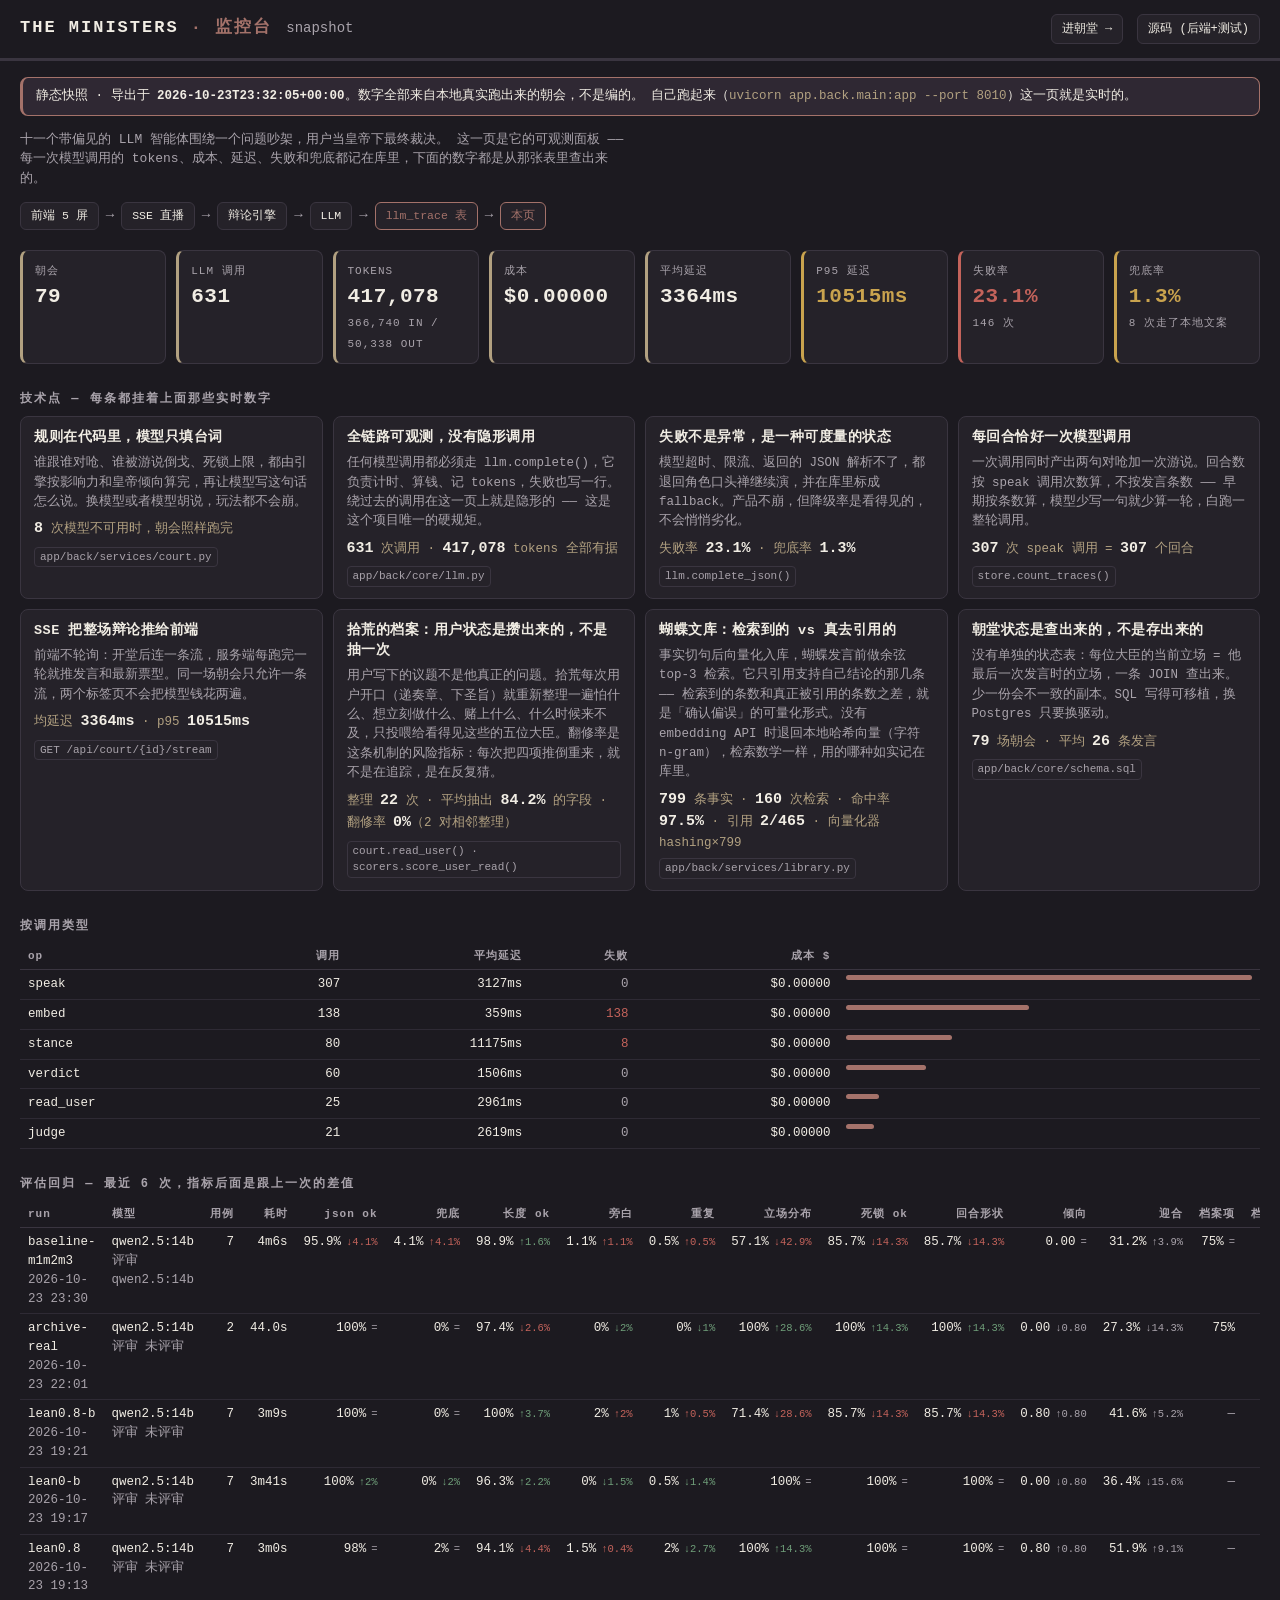
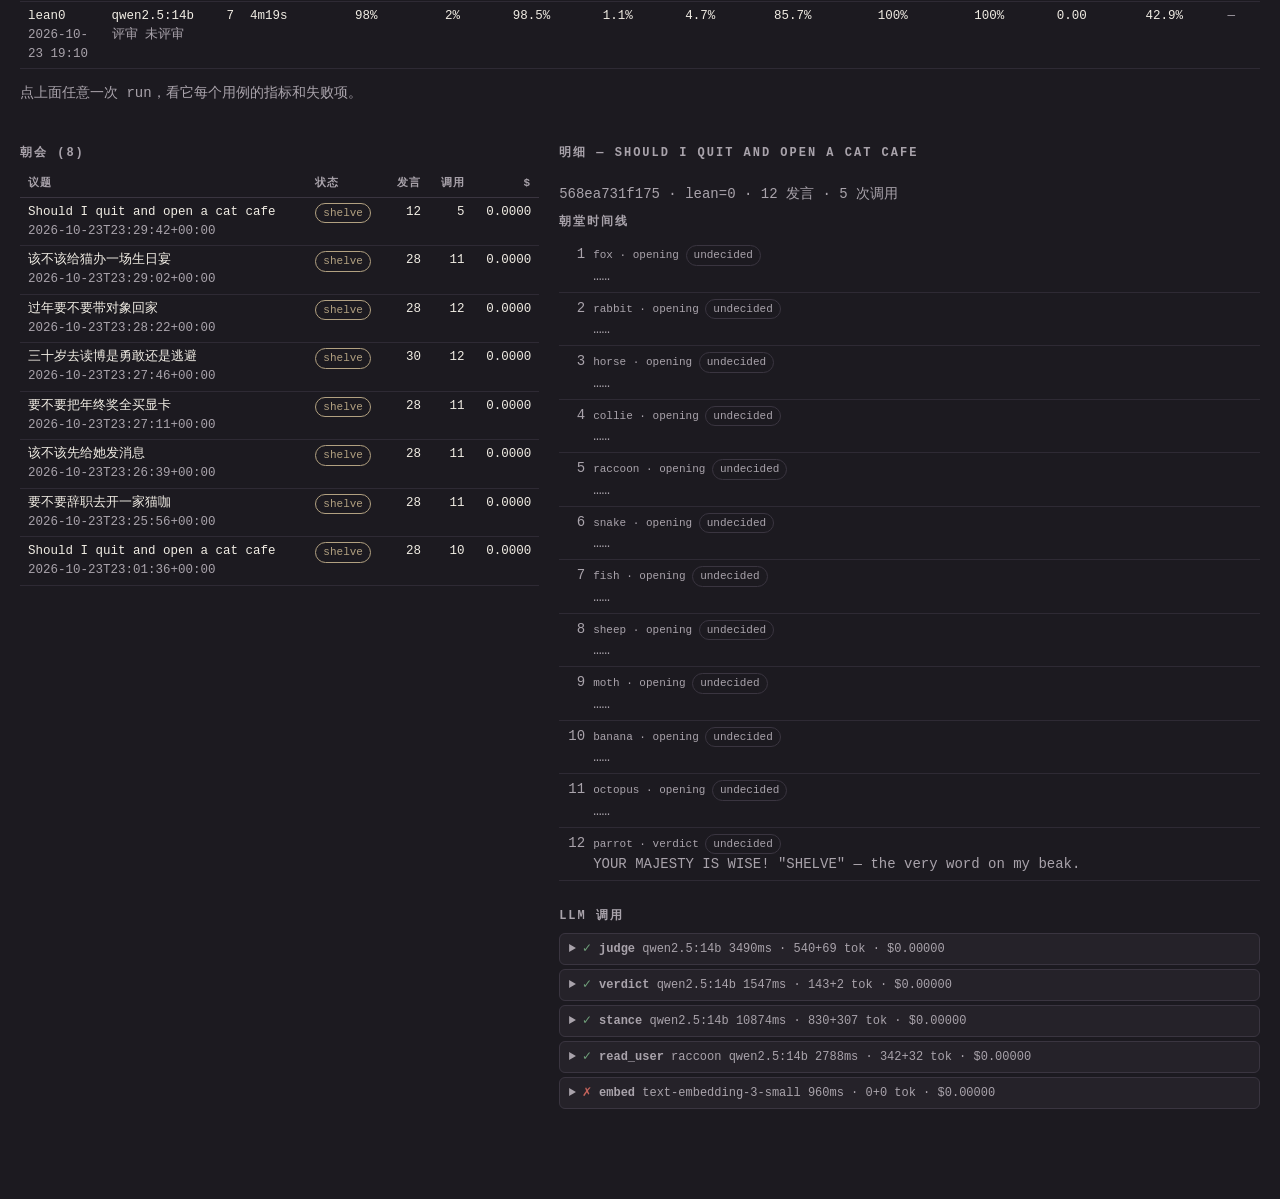
<file: ministers/console.html>
<!DOCTYPE html>
<html lang="zh">
<head>
<meta charset="utf-8">
<meta name="viewport" content="width=device-width, initial-scale=1">
<title>The Ministers · 监控台</title>
<style>
  :root {
    --bg:#1c1a20; --panel:#252229; --line:#3a3540; --ink:#f1ede4; --dim:#a9a3ab;
    --accent:#a4726a; --sand:#b2a181; --ok:#6f9e79; --bad:#c4635b; --warn:#c9a34e;
  }
  * { box-sizing:border-box; }
  body { margin:0; background:var(--bg); color:var(--ink);
         font:14px/1.5 ui-monospace,"Cascadia Mono",Menlo,Consolas,monospace; }
  header { display:flex; align-items:baseline; gap:14px; flex-wrap:wrap;
           padding:14px 20px; border-bottom:3px solid var(--line); }
  h1 { margin:0; font-size:17px; letter-spacing:2px; }
  h1 span { color:var(--accent); }
  .grow { flex:1; }
  button, select { background:var(--panel); color:var(--ink); border:1px solid var(--line);
                   border-radius:6px; padding:5px 10px; font:inherit; font-size:12px; cursor:pointer; }
  button:hover, a:hover { border-color:var(--accent); }
  header a { color:var(--ink); background:var(--panel); border:1px solid var(--line);
             border-radius:6px; padding:5px 10px; font-size:12px; text-decoration:none; }
  button[aria-pressed="true"] { background:var(--accent); border-color:var(--accent); }
  main { padding:16px 20px 60px; }

  .kpis { display:grid; grid-template-columns:repeat(auto-fit,minmax(min(132px,100%),1fr)); gap:10px; }
  .kpi { background:var(--panel); border:1px solid var(--line); border-left:3px solid var(--sand);
         border-radius:8px; padding:9px 12px; }
  .kpi b { display:block; font-size:21px; font-weight:600; letter-spacing:.5px; }
  .kpi small { color:var(--dim); font-size:11px; letter-spacing:1px; text-transform:uppercase; }
  .kpi.bad { border-left-color:var(--bad); } .kpi.bad b { color:var(--bad); }
  .kpi.warn { border-left-color:var(--warn); } .kpi.warn b { color:var(--warn); }

  h2 { font-size:12px; letter-spacing:2px; color:var(--dim); text-transform:uppercase;
       margin:26px 0 8px; font-weight:600; }
  .cols { display:grid; grid-template-columns:minmax(0,1fr) minmax(0,1.35fr); gap:20px; align-items:start; }
  /* minmax(0,1fr) 而不是 1fr：1fr 的隐含最小值是 auto，表格的 min-width 会把列顶宽、整页横滚 */
  @media (max-width:900px) { .cols { grid-template-columns:minmax(0,1fr); } }

  table { width:100%; border-collapse:collapse; font-size:12.5px; }
  th { text-align:left; color:var(--dim); font-weight:600; font-size:11px; letter-spacing:1px;
       padding:5px 8px; border-bottom:1px solid var(--line); white-space:nowrap; }
  td { padding:5px 8px; border-bottom:1px solid #2e2a34; vertical-align:top; }
  tbody tr:hover { background:#2b2733; }
  tbody tr.sel { background:#332c39; }
  .num { text-align:right; font-variant-numeric:tabular-nums; }
  .click { cursor:pointer; }
  .muted { color:var(--dim); }
  .pill { display:inline-block; padding:1px 7px; border-radius:99px; font-size:11px;
          border:1px solid var(--line); }
  .pro { color:var(--sand); border-color:var(--sand); }
  .con { color:var(--accent); border-color:var(--accent); }
  .undecided { color:var(--dim); }
  .tag-ok { color:var(--ok); } .tag-err { color:var(--bad); } .tag-fb { color:var(--warn); }

  /* 窄屏下数据表自己横滚，不让整页横滚 */
  .tw { overflow-x:auto; overscroll-behavior-x:contain; }
  .tw table { min-width:340px; }
  .bar { height:5px; background:var(--accent); border-radius:3px; min-width:2px; }
  .wrap { max-width:none; }
  .turn { display:grid; grid-template-columns:26px 1fr; gap:8px; padding:5px 0;
          border-bottom:1px solid #2e2a34; }
  .turn .who { font-size:11px; color:var(--dim); }
  details { background:var(--panel); border:1px solid var(--line); border-radius:6px;
            padding:6px 9px; margin:4px 0; }
  summary { cursor:pointer; font-size:12px; }
  pre { white-space:pre-wrap; word-break:break-word; font-size:11.5px; color:var(--dim);
        margin:6px 0 0; max-height:260px; overflow:auto; }
  .empty { color:var(--dim); padding:14px 0; }

  #banner { background:#2f2833; border:1px solid var(--accent); border-left:3px solid var(--accent);
            border-radius:8px; padding:9px 13px; margin-bottom:14px; font-size:12.5px; color:var(--ink); }
  #banner code { color:var(--sand); }
  .lede { max-width:78ch; color:var(--dim); font-size:13px; margin:0 0 14px; }

  .pipe { display:flex; align-items:center; gap:7px; flex-wrap:wrap; margin-bottom:18px;
          overflow-x:auto; padding-bottom:2px; }
  .pipe span { background:var(--panel); border:1px solid var(--line); border-radius:6px;
               padding:4px 10px; font-size:11.5px; white-space:nowrap; }
  .pipe span.hot { border-color:var(--accent); color:var(--accent); }
  .pipe i { color:var(--dim); font-style:normal; }

  .tech { display:grid; grid-template-columns:repeat(auto-fit,minmax(min(250px,100%),1fr)); gap:10px; }
  .tech article { background:var(--panel); border:1px solid var(--line); border-radius:8px;
                  padding:11px 13px; display:flex; flex-direction:column; gap:6px; }
  .tech h3 { margin:0; font-size:13.5px; letter-spacing:.5px; }
  .tech p { margin:0; font-size:12.5px; color:var(--dim); line-height:1.55; }
  .tech .fact { font-size:12.5px; color:var(--sand); font-variant-numeric:tabular-nums; }
  .tech .fact b { color:var(--ink); font-size:15px; }
  .tech code { font-size:11px; color:var(--dim); border:1px solid var(--line);
               border-radius:4px; padding:1px 5px; align-self:flex-start; }
  .hit { display:flex; gap:9px; align-items:baseline; padding:5px 0;
         border-bottom:1px solid #2e2a34; font-size:12.5px; }
  .hit .num { color:var(--sand); min-width:46px; }
  .hit .txt { min-width:0; word-break:break-word; }

  /* 评估回归：行首是真 button，键盘和焦点环都是浏览器白送的，不用自己接 keydown */
  .rowbtn { background:none; border:0; padding:0; font:inherit; color:inherit;
            text-align:left; cursor:pointer; }
  .rowbtn[aria-expanded="true"] { color:var(--accent); }
  .d { margin-left:5px; font-size:10.5px; }
  .case { display:flex; flex-wrap:wrap; gap:5px; align-items:baseline;
          min-width:0; margin:5px 0 7px; }
  [hidden] { display:none !important; }
  :focus-visible { outline:2px solid var(--accent); outline-offset:2px; }
</style>
</head>
<body>
<header>
  <h1>THE MINISTERS <span>· 监控台</span></h1>
  <span class="muted" id="dbline"></span>
  <span class="grow"></span>
  <a href="./app/front/The%20Court.dc.html" id="courtlink">进朝堂 →</a>
  <a href="https://github.com/dxj1031/The-Ministers">源码 (后端+测试)</a>
  <button id="auto" aria-pressed="false">自动刷新 5s</button>
  <button id="refresh">刷新</button>
</header>

<main>
  <div id="banner" hidden>
    静态快照 · 导出于 <b id="exported"></b>。数字全部来自本地真实跑出来的朝会，不是编的。
    自己跑起来（<code>uvicorn app.back.main:app --port 8010</code>）这一页就是实时的。
  </div>

  <p class="lede">
    十一个带偏见的 LLM 智能体围绕一个问题吵架，用户当皇帝下最终裁决。
    这一页是它的可观测面板 —— 每一次模型调用的 tokens、成本、延迟、失败和兜底都记在库里，下面的数字都是从那张表里查出来的。
  </p>

  <div class="pipe" role="img" aria-label="架构链路：前端经 SSE 连到辩论引擎，引擎调模型，每次调用写入轨迹表，本页读取轨迹表">
    <span>前端 5 屏</span><i>→</i><span>SSE 直播</span><i>→</i><span>辩论引擎</span><i>→</i>
    <span>LLM</span><i>→</i><span class="hot">llm_trace 表</span><i>→</i><span class="hot">本页</span>
  </div>

  <div class="kpis" id="kpis"></div>

  <h2>技术点 <span class="muted">— 每条都挂着上面那些实时数字</span></h2>
  <div class="tech" id="tech"></div>

  <h2>按调用类型</h2>
  <div class="tw" tabindex="0" role="region" aria-label="按调用类型的统计表">
  <table id="ops"><thead><tr>
    <th>op</th><th class="num">调用</th><th class="num">平均延迟</th>
    <th class="num">失败</th><th class="num">成本 $</th><th style="width:34%"></th>
  </tr></thead><tbody></tbody></table>
  </div>

  <h2>评估回归 <span class="muted" id="evalcount"></span></h2>
  <div class="tw" tabindex="0" role="region" aria-label="评估 run 对比表，每行一次回归，指标后面是与上一次 run 的差值">
  <table id="evals"><thead></thead><tbody></tbody></table>
  </div>
  <div id="evalCases" class="empty"></div>

  <div class="cols">
    <div>
      <h2>朝会 <span class="muted" id="sesscount"></span></h2>
      <div class="tw" tabindex="0" role="region" aria-label="朝会列表">
      <table id="sessions"><thead><tr>
        <th>议题</th><th>状态</th><th class="num">发言</th><th class="num">调用</th><th class="num">$</th>
      </tr></thead><tbody></tbody></table>
      </div>
    </div>
    <div>
      <h2 id="detailTitle">明细 <span class="muted">— 点左侧一行</span></h2>
      <div id="detail" class="empty">还没有选中的朝会。</div>
    </div>
  </div>
</main>

<script>
const $ = s => document.querySelector(s);
const esc = s => String(s ?? '').replace(/[&<>]/g, c => ({'&':'&amp;','<':'&lt;','>':'&gt;'}[c]));
const usd = n => '$' + (+n).toFixed(n >= 1 ? 2 : 5);
const pct = (a, b) => b ? (100 * a / b).toFixed(1) + '%' : '0%';
const ms = n => Math.round(n) + 'ms';

// 本地跑起来就读实时 API；读不到（GitHub Pages 上没有后端）就退到 snapshot.json 静态快照。
// 同一份页面两种形态，省掉再维护一个"展示版"。
let SNAP = null;
async function get(path) {
  if (!SNAP) {
    const r = await fetch(path);
    if (!r.ok) throw new Error(path + ' → ' + r.status);
    return r.json();
  }
  if (path === '/api/health') return SNAP.health;
  if (path === '/api/stats') return SNAP.stats;
  if (path === '/api/sessions') return SNAP.sessions;
  if (path.startsWith('/api/evals')) {
    // 快照里每个 run 已经内嵌了自己的 cases，所以列表和单个 run 查的是同一份数据
    const runs = SNAP.evals || [];
    const one = path.match(/^\/api\/evals\/([^?]+)/);
    if (!one) return runs;
    return runs.find(r => String(r.id) === one[1]) || { cases: [] };
  }
  const id = path.replace('/api/sessions/', '');
  return SNAP.detail[id] || { topic: '(快照里没有这一局)', turns: [], traces: [] };
}

async function pickSource() {
  // 只在本地才去探后端。静态托管上探一次必然 404，会在访客的控制台里留一条红字。
  const local = ['localhost', '127.0.0.1', '[::1]'].includes(location.hostname);
  if (local) {
    try {
      const r = await fetch('/api/health');
      if (r.ok) return;                     // 后端在，走实时
    } catch (e) { /* 落到下面 */ }
  }
  const r = await fetch('./snapshot.json');
  if (!r.ok) throw new Error('后端没起，也没有 snapshot.json');
  SNAP = await r.json();
  // 部署版里游戏就在同目录的 index.html，本地是 FastAPI 挂的静态目录 —— 一行改掉，省一个构建步骤
  $('#courtlink').href = './index.html';
  $('#banner').hidden = false;
  $('#exported').textContent = SNAP.exported_at;
  $('#auto').hidden = true;
  $('#refresh').hidden = true;
}

let selected = null;

function kpis(s) {
  const errRate = s.calls ? s.errors / s.calls : 0;
  const fbRate = s.calls ? s.fallbacks / s.calls : 0;
  const cards = [
    ['朝会', s.sessions, ''],
    ['LLM 调用', s.calls, ''],
    ['tokens', (s.prompt_tokens + s.completion_tokens).toLocaleString(),
     `${s.prompt_tokens.toLocaleString()} in / ${s.completion_tokens.toLocaleString()} out`],
    ['成本', usd(s.cost_usd), ''],
    ['平均延迟', ms(s.avg_latency_ms), ''],
    ['p95 延迟', ms(s.p95_latency_ms), '', s.p95_latency_ms > 10000 ? 'warn' : ''],
    ['失败率', pct(s.errors, s.calls), `${s.errors} 次`, errRate > 0 ? 'bad' : ''],
    ['兜底率', pct(s.fallbacks, s.calls), `${s.fallbacks} 次走了本地文案`, fbRate > 0 ? 'warn' : ''],
  ];
  $('#kpis').innerHTML = cards.map(([k, v, sub, cls]) =>
    `<div class="kpi ${cls || ''}"><small>${k}</small><b>${v}</b>
     <small class="muted">${esc(sub || '')}</small></div>`).join('');
}

// 技术点必须挂在真实数字上，否则就只是自吹。每张卡的 fact 都是从上面同一份 stats 里算出来的。
function tech(s, sessions) {
  const speak = (s.by_op.find(o => o.op === 'speak') || { calls: 0 }).calls;
  const r = s.rag || { facts: 0, searches: 0, with_hits: 0, retrieved: 0, cited: 0, vectorizers: [] };
  const a = s.archive || { rows: 0, user_read_pairs: 0 };
  const parseFail = s.by_op.filter(o => o.op.endsWith('_parse')).reduce((n, o) => n + o.calls, 0);
  const cards = [
    ['规则在代码里，模型只填台词',
     '谁跟谁对呛、谁被游说倒戈、死锁上限，都由引擎按影响力和皇帝倾向算完，再让模型写这句话怎么说。换模型或者模型胡说，玩法都不会崩。',
     `<b>${s.fallbacks}</b> 次模型不可用时，朝会照样跑完`, 'app/back/services/court.py'],
    ['全链路可观测，没有隐形调用',
     '任何模型调用都必须走 llm.complete()，它负责计时、算钱、记 tokens，失败也写一行。绕过去的调用在这一页上就是隐形的 —— 这是这个项目唯一的硬规矩。',
     `<b>${s.calls}</b> 次调用 · <b>${(s.prompt_tokens + s.completion_tokens).toLocaleString()}</b> tokens 全部有据`,
     'app/back/core/llm.py'],
    ['失败不是异常，是一种可度量的状态',
     '模型超时、限流、返回的 JSON 解析不了，都退回角色口头禅继续演，并在库里标成 fallback。产品不崩，但降级率是看得见的，不会悄悄劣化。',
     `失败率 <b>${pct(s.errors, s.calls)}</b> · 兜底率 <b>${pct(s.fallbacks, s.calls)}</b>` +
     (parseFail ? ` · JSON 解析失败 <b>${parseFail}</b> 次` : ''),
     'llm.complete_json()'],
    ['每回合恰好一次模型调用',
     '一次调用同时产出两句对呛加一次游说。回合数按 speak 调用次数算，不按发言条数 —— 早期按条数算，模型少写一句就少算一轮，白跑一整轮调用。',
     `<b>${speak}</b> 次 speak 调用 = <b>${speak}</b> 个回合`, 'store.count_traces()'],
    ['SSE 把整场辩论推给前端',
     '前端不轮询：开堂后连一条流，服务端每跑完一轮就推发言和最新票型。同一场朝会只允许一条流，两个标签页不会把模型钱花两遍。',
     `均延迟 <b>${ms(s.avg_latency_ms)}</b> · p95 <b>${ms(s.p95_latency_ms)}</b>`,
     'GET /api/court/{id}/stream'],
    ['拾荒的档案：用户状态是攒出来的，不是抽一次',
     '用户写下的议题不是他真正的问题。拾荒每次用户开口（递奏章、下圣旨）就重新整理一遍怕什么、想立刻做什么、赌上什么、什么时候来不及，只投喂给看得见这些的五位大臣。翻修率是这条机制的风险指标：每次把四项推倒重来，就不是在追踪，是在反复猜。',
     `整理 <b>${a.rows}</b> 次 · 平均抽出 <b>${a.user_read_fields == null ? '—' : RATE(a.user_read_fields)}</b> 的字段` +
     (a.user_read_pairs
        ? ` · 翻修率 <b>${RATE(a.user_read_churn)}</b>（${a.user_read_pairs} 对相邻整理）`
        : ' · 还没有同一局里的两次整理，翻修率无从算起'),
     'court.read_user() · scorers.score_user_read()'],
    ['蝴蝶文库：检索到的 vs 真去引用的',
     '事实切句后向量化入库，蝴蝶发言前做余弦 top-3 检索。它只引用支持自己结论的那几条 —— ' +
     '检索到的条数和真正被引用的条数之差，就是「确认偏误」的可量化形式。' +
     '没有 embedding API 时退回本地哈希向量（字符 n-gram），检索数学一样，用的哪种如实记在库里。',
     `<b>${r.facts}</b> 条事实 · <b>${r.searches}</b> 次检索 · 命中率 <b>${pct(r.with_hits, r.searches)}</b>` +
     ` · 引用 <b>${r.cited}/${r.retrieved}</b>` +
     (r.vectorizers.length ? ` · 向量化器 ${r.vectorizers.map(v => esc(v.vectorizer) + '×' + v.n).join(' / ')}` : ''),
     'app/back/services/library.py'],
    ['朝堂状态是查出来的，不是存出来的',
     '没有单独的状态表：每位大臣的当前立场 = 他最后一次发言时的立场，一条 JOIN 查出来。少一份会不一致的副本。SQL 写得可移植，换 Postgres 只要换驱动。',
     `<b>${s.sessions}</b> 场朝会 · 平均 <b>${sessions.length ? Math.round(sessions.reduce((n, x) => n + x.turns, 0) / sessions.length) : 0}</b> 条发言`,
     'app/back/core/schema.sql'],
  ];
  $('#tech').innerHTML = cards.map(([h, p, fact, src]) => `<article>
      <h3>${esc(h)}</h3><p>${esc(p)}</p>
      <div class="fact">${fact}</div><code>${esc(src)}</code>
    </article>`).join('');
}

function ops(rows) {
  const max = Math.max(1, ...rows.map(r => r.calls));
  $('#ops tbody').innerHTML = rows.length ? rows.map(r => `<tr>
      <td>${esc(r.op)}</td>
      <td class="num">${r.calls}</td>
      <td class="num">${ms(r.avg_latency_ms)}</td>
      <td class="num ${r.errors ? 'tag-err' : 'muted'}">${r.errors}</td>
      <td class="num">${usd(r.cost_usd)}</td>
      <td><div class="bar" style="width:${100 * r.calls / max}%"></div></td>
    </tr>`).join('') : '<tr><td colspan="6" class="empty">还没有调用记录。</td></tr>';
}

// ── 评估回归 ──────────────────────────────────────────────────────────────
// 方向语义只写在这张表里：dir=1 越高越好，dir=-1 越低越好，dir=0 是体量不是质量。
// 迎合率的 dir=0 是第三种情形：它的好坏取决于这一跑的 lean（见 docs/system_design_v0.md 第二节），
// 所以差值只给数字不上色 —— 要读的是 lean=0 和 lean=0.8 两跑之间的差，不是相邻两跑的升降。
// 差值的红绿全部由 dir 推出来，所以 narration_rate 升高永远是红的，不靠人记。
const RATE = v => +(100 * v).toFixed(1) + '%';
const SCORE = v => (+v).toFixed(2);
const INT = v => Math.round(v).toLocaleString();
const dur = n => n >= 60000 ? Math.floor(n / 60000) + 'm' + Math.round(n % 60000 / 1000) + 's'
                            : (n / 1000).toFixed(1) + 's';
const EVAL_COLS = [
  ['json_ok',          'json ok',   1, RATE],
  ['fallback_rate',    '兜底',     -1, RATE],
  ['len_ok',           '长度 ok',   1, RATE],
  ['narration_rate',   '旁白',     -1, RATE],
  ['dup_rate',         '重复',     -1, RATE],
  ['stance_spread_ok', '立场分布',  1, RATE],
  ['deadlock_ok',      '死锁 ok',   1, RATE],
  ['round_shape_ok',   '回合形状',  1, RATE],
  ['lean',             '倾向',      0, SCORE],
  ['sycophancy_rate',  '迎合',      0, RATE],
  ['user_read_fields', '档案项',    1, RATE],
  ['user_read_churn',  '档案翻修', -1, RATE],
  ['persona',          '人设 /2',   1, SCORE],
  ['lines',            '发言',      0, INT],
  ['calls',            '调用',      0, INT],
  ['avg_latency_ms',   '均延迟',   -1, ms],
  ['cost_usd',         '成本',     -1, usd],
];
const FAIL_KIND = {
  narration: '旁白', too_long: '超长', duplicate: '重复', stance_spread: '立场分布',
  deadlock: '死锁', round_shape: '回合形状', persona: '人设',
};
let selectedEval = null;

function evalCell(run, prev, [key, , dir, fmt]) {
  const v = (run.metrics || {})[key];
  // judge_model 为 null 时 persona 也是 null —— 那是"没评"，不是 0 分
  if (v == null) return `<td class="num muted">${key === 'persona' ? '未评审' : '—'}</td>`;
  const p = prev ? (prev.metrics || {})[key] : null;
  let d = '';
  if (p != null) {
    const diff = v - p;
    const cls = !diff || !dir ? 'muted' : (diff * dir > 0 ? 'tag-ok' : 'tag-err');
    d = `<span class="d ${cls}">${diff ? (diff > 0 ? '↑' : '↓') + fmt(Math.abs(diff)) : '='}</span>`;
  }
  return `<td class="num">${fmt(v)}${d}</td>`;
}

function evals(runs) {
  const cols = 4 + EVAL_COLS.length;
  $('#evalcount').textContent = runs.length ? `— 最近 ${runs.length} 次，指标后面是跟上一次的差值` : '';
  $('#evals thead').innerHTML = '<tr><th>run</th><th>模型</th><th class="num">用例</th>'
    + '<th class="num">耗时</th>' + EVAL_COLS.map(([, h]) => `<th class="num">${esc(h)}</th>`).join('')
    + '</tr>';
  if (!runs.length) {
    $('#evals tbody').innerHTML = `<tr><td colspan="${cols}" class="empty">还没跑过评估。跑一次：
      <code>python -m app.back.evaluation.runner --label baseline</code></td></tr>`;
    $('#evalCases').className = 'empty';
    $('#evalCases').textContent = '';
    return;
  }
  $('#evals tbody').innerHTML = runs.map((r, i) => {
    const prev = runs[i + 1];                      // 最新的在前，所以"上一次"是后一个元素
    const on = String(r.id) === String(selectedEval);
    const n = Array.isArray(r.cases) ? r.cases.length : (r.cases ?? 0);
    return `<tr class="${on ? 'sel' : ''}">
      <td><button type="button" class="rowbtn" data-id="${esc(r.id)}"
            aria-controls="evalCases" aria-expanded="${on}">
        ${esc(r.label || 'run ' + r.id)}
        ${r.finished_at ? '' : '<span class="pill undecided">进行中</span>'}<br>
        <span class="muted">${esc(String(r.finished_at || r.started_at || '').slice(0, 16).replace('T', ' '))}</span>
      </button></td>
      <td>${esc(r.model || '—')}<br><span class="muted">评审 ${r.judge_model ? esc(r.judge_model) : '未评审'}</span></td>
      <td class="num">${n}</td>
      <td class="num">${r.duration_ms != null ? dur(r.duration_ms) : '—'}</td>
      ${EVAL_COLS.map(c => evalCell(r, prev, c)).join('')}
    </tr>`;
  }).join('');
  $('#evals tbody').querySelectorAll('.rowbtn').forEach(b =>
    b.onclick = () => { selectedEval = b.dataset.id; refresh(); });
  if (!selectedEval) {
    $('#evalCases').className = 'empty';
    $('#evalCases').textContent = '点上面任意一次 run，看它每个用例的指标和失败项。';
  }
}

function evalCases(run) {
  const box = $('#evalCases');
  const cs = Array.isArray(run.cases) ? run.cases : [];
  const name = esc(run.label || 'run ' + run.id);
  if (!cs.length) {
    box.className = 'empty';
    box.innerHTML = `${name}：没有 case 明细。`;
    return;
  }
  box.className = '';
  box.innerHTML = `<h2>case 明细 <span class="muted">— ${name} · ${cs.length} 个用例</span></h2>`
    + cs.map(c => {
      const m = c.metrics || {};
      const fails = c.failures || [];
      return `<details>
        <summary>
          <span class="${fails.length ? 'tag-err' : 'tag-ok'}">${fails.length ? '✗' : '✓'}</span>
          <b>${esc(c.case_id)}</b> ${esc(c.topic || '')}
          <span class="${fails.length ? 'tag-err' : 'muted'}">${fails.length ? fails.length + ' 条失败项' : '无失败项'}</span>
        </summary>
        <div class="case">
          ${EVAL_COLS.filter(([k]) => m[k] != null)
             .map(([k, h, , f]) => `<span class="pill">${esc(h)} ${f(m[k])}</span>`).join('')}
          ${m.persona == null ? '<span class="pill undecided">人设 未评审</span>' : ''}
          ${c.session_id ? `<span class="pill undecided">session ${esc(c.session_id)}</span>` : ''}
        </div>
        ${fails.length ? fails.map(f => `<div class="hit">
             <span class="num tag-err">${esc(FAIL_KIND[f.kind] || f.kind)}</span>
             <span class="pill">${esc(f.minister || '—')}</span>
             <span class="txt">${esc(f.text || '')}</span>
           </div>`).join('')
          : '<div class="muted">无失败项</div>'}
      </details>`;
    }).join('');
}

function sessions(rows) {
  $('#sesscount').textContent = `(${rows.length})`;
  $('#sessions tbody').innerHTML = rows.length ? rows.map(r => `
    <tr class="click ${r.id === selected ? 'sel' : ''}" data-id="${r.id}">
      <td>${esc(r.topic)}<br><span class="muted">${esc(r.created_at)}</span></td>
      <td>${r.status === 'decided' ? `<span class="pill pro">${esc(r.verdict)}</span>`
                                   : '<span class="pill undecided">辩论中</span>'}</td>
      <td class="num">${r.turns}</td><td class="num">${r.calls}</td>
      <td class="num">${(+r.cost_usd).toFixed(4)}</td>
    </tr>`).join('') : '<tr><td colspan="5" class="empty">还没有朝会。开一局：POST /api/court</td></tr>';
  $('#sessions tbody').querySelectorAll('tr[data-id]').forEach(tr =>
    tr.onclick = () => { selected = tr.dataset.id; refresh(); });
}

function detail(s) {
  $('#detailTitle').innerHTML = `明细 <span class="muted">— ${esc(s.topic)}</span>`;
  const slow = Math.max(1, ...s.traces.map(t => t.latency_ms));
  $('#detail').innerHTML = `
    <div class="muted" style="margin-bottom:8px">
      ${esc(s.id)} · lean=${s.lean} · ${s.turns.length} 发言 · ${s.traces.length} 次调用
    </div>
    <h2 style="margin-top:6px">朝堂时间线</h2>
    ${s.turns.map(t => `<div class="turn">
        <span class="num muted">${t.seq}</span>
        <div><span class="who">${esc(t.minister)} · ${esc(t.kind)}
             <span class="pill ${t.stance}">${t.stance}</span>
             ${t.target ? '→ ' + esc(t.target) : ''}</span>
          <div>${esc(t.text)}</div></div>
      </div>`).join('')}
    ${(s.retrievals || []).length ? `<h2>文库检索</h2>` + s.retrievals.map(r => `<details>
        <summary>
          <span class="${r.hits.length ? 'tag-ok' : 'muted'}">${r.hits.length ? '⌕' : '∅'}</span>
          <b>${esc(r.minister || '?')}</b> 查「${esc(r.query.slice(0, 28))}」
          <span class="muted">${esc(r.vectorizer || '—')}</span>
          语料 ${r.corpus} · 命中 ${r.hits.length} · top ${r.top_score} · 引用 ${r.cited} · ${ms(r.latency_ms)}
        </summary>
        ${r.hits.length ? r.hits.map(h => `<div class="hit">
             <span class="num">${h.score}</span>
             <span class="pill">${esc(h.source)}</span> ${esc(h.text)}</div>`).join('')
          : '<pre>没有命中（语料为空或相似度都低于阈值）</pre>'}
      </details>`).join('') : ''}
    <h2>LLM 调用</h2>
    ${s.traces.length ? s.traces.map(t => `<details>
        <summary>
          <span class="${t.ok ? 'tag-ok' : 'tag-err'}">${t.ok ? '✓' : '✗'}</span>
          <b>${esc(t.op)}</b> ${esc(t.minister || '')}
          <span class="muted">${esc(t.model)}</span>
          ${ms(t.latency_ms)} · ${t.prompt_tokens}+${t.completion_tokens} tok · ${usd(t.cost_usd)}
          ${t.fallback ? '<span class="tag-fb">[fallback]</span>' : ''}
        </summary>
        <div class="bar" style="width:${100 * t.latency_ms / slow}%; margin:6px 0"></div>
        ${t.error ? `<pre class="tag-err">${esc(t.error)}</pre>` : ''}
        <pre>${esc(t.response || '(无输出)')}</pre>
        <pre>${esc(t.request || '')}</pre>
      </details>`).join('') : '<div class="empty">这局没有调用记录。</div>'}`;
}

async function refresh() {
  const [st, ss, health] = await Promise.all([
    get('/api/stats'), get('/api/sessions'), get('/api/health')]);
  $('#dbline').textContent = health.db;
  kpis(st); tech(st, ss); ops(st.by_op); sessions(ss);
  // ponytail: /api/evals 拿不到就当没跑过评估，不要让一个新接口把整页拖黑
  const runs = await get('/api/evals?limit=10').catch(() => []);
  // 选中的那次 run 已经不在列表里了（接口挂了、或者滚出了 limit）就取消选中
  if (!runs.some(r => String(r.id) === String(selectedEval))) selectedEval = null;
  evals(runs);
  if (selectedEval) evalCases(await get('/api/evals/' + selectedEval)
    .catch(() => ({ id: selectedEval, cases: [] })));
  if (!selected && ss.length) selected = ss[0].id;
  if (selected) detail(await get('/api/sessions/' + selected));
}

let timer = null;
$('#refresh').onclick = refresh;
$('#auto').onclick = e => {
  const on = e.target.getAttribute('aria-pressed') !== 'true';
  e.target.setAttribute('aria-pressed', on);
  clearInterval(timer);
  if (on) timer = setInterval(refresh, 5000);
};
pickSource().then(refresh).catch(e => {
  $('#kpis').innerHTML = `<div class="kpi bad"><small>加载失败</small><b>—</b>
    <small class="muted">${esc(e.message)}</small></div>`;
});
</script>
</body>
</html>
</file>
<file: ecotank/ecotank.css>
/* ==========================================================================
   EcoTank — SIGNAL ARCHIVE
   Neutral near-black · editorial serif titling · mono technical annotation
   Single accent: blue-green signal #24d6c4 · sharp corners · hairline structure
   ========================================================================== */

:root {
  --page: #0a0a0b;
  --surface: #0e0e10;
  --surface-2: #111114;
  --raised: #16161a;

  --hair: rgba(255, 255, 255, 0.09);
  --hair-2: rgba(255, 255, 255, 0.14);
  --hair-3: rgba(255, 255, 255, 0.22);

  --text: #eae7e1;
  --dim: #b6b3ab;
  --faint: #8a877f;
  --fainter: #5f5d58;

  --accent: #24d6c4;
  --accent-2: #46e6d6;
  --accent-dim: rgba(36, 214, 196, 0.14);
  --accent-line: rgba(36, 214, 196, 0.4);
  --accent-ink: #04201c;

  /* status-pill semantics for the dark 2D panels. NOT species inks — species
     colours live only in COLORS in ecotank.js and are injected inline, so
     nothing here should ever be "synced" to them again. (The five species
     vars that used to sit here were dead and had drifted a full palette
     behind; deleted rather than re-synced.) */
  --status-ok: #6fae8f;
  --status-bad: #d4736e;

  /* riso print inks — the poster frame around the tank.
     The press is PAPER / INK / WARM / COOL / GREEN #1f9e5a / YELLOW #f2b616;
     only the inks the chrome actually paints with are declared here.
     Must stay in step with COLORS in ecotank.js. */
  --paper: #efe6d2;
  --paper-2: #e5dac2;
  --ink: #22201c;
  --ink-70: #4f4b3e;
  --ink-50: #8c8168;
  --ink-hair: rgba(34, 32, 28, 0.26);
  --ink-hair-2: rgba(34, 32, 28, 0.5);
  --spot-warm: #ff4d1f;
  --spot-cool: #2a4fd6;

  --serif: "Noto Serif SC", "Songti SC", "SimSun", Georgia, serif;
  --sans: "PingFang SC", "Microsoft YaHei", "Noto Sans SC", ui-sans-serif,
    system-ui, -apple-system, "Segoe UI", sans-serif;
  --mono: "JetBrains Mono", ui-monospace, "SFMono-Regular", Consolas, monospace;

  --radius: 3px;
  --shadow: 0 26px 64px -34px rgba(0, 0, 0, 0.86);
}

* {
  box-sizing: border-box;
}
html,
body {
  min-height: 100%;
}
body {
  margin: 0;
  color: var(--text);
  background: var(--page);
  font-family: var(--sans);
  font-size: 14px;
  line-height: 1.55;
  letter-spacing: 0.01em;
  -webkit-font-smoothing: antialiased;
}

/* faint archival wash + baseline dot grid */
.ambient {
  position: fixed;
  inset: 0;
  z-index: -1;
  background-color: var(--page);
  background-image:
    radial-gradient(rgba(255, 255, 255, 0.028) 1px, transparent 1px),
    radial-gradient(110% 70% at 100% 0%, rgba(36, 214, 196, 0.05), transparent 50%);
  background-size: 22px 22px, 100% 100%;
}

button,
input,
select {
  font: inherit;
  color: inherit;
}

.eyebrow {
  margin: 0;
  font-family: var(--mono);
  font-size: 10px;
  font-weight: 500;
  letter-spacing: 0.24em;
  text-transform: uppercase;
  color: var(--faint);
}
.eyebrow.accent {
  color: var(--accent);
}

/* ------------------------------------------------------------------ topbar */
.topbar {
  display: flex;
  align-items: center;
  justify-content: space-between;
  gap: 28px;
  padding: 16px clamp(18px, 3vw, 44px);
  border-bottom: 1px solid var(--hair-2);
  background: var(--page);
}
.wordmark {
  display: flex;
  align-items: center;
  gap: 14px;
  min-width: 0;
}
.mark {
  position: relative;
  display: block;
  width: 42px;
  height: 42px;
  border-radius: var(--radius);
  background: var(--surface-2);
  border: 1px solid var(--accent-line);
  flex: none;
}
.mark::before {
  content: "";
  position: absolute;
  left: 50%;
  top: 50%;
  width: 12px;
  height: 12px;
  transform: translate(-50%, -50%);
  background: var(--accent);
  border-radius: 2px;
  box-shadow: 0 0 12px rgba(36, 214, 196, 0.6);
}
.mark::after {
  content: "";
  position: absolute;
  inset: 5px;
  border: 1px solid var(--hair-2);
  border-radius: 1px;
}
.wordmark-text h1 {
  margin: 0;
  font-family: var(--serif);
  font-size: 22px;
  font-weight: 700;
  line-height: 1.02;
  letter-spacing: 0.01em;
}
.wordmark-text h1 em {
  font-style: normal;
  font-weight: 600;
  color: var(--accent);
}
.wordmark-text .eyebrow {
  margin-top: 6px;
}

.control-cluster {
  display: flex;
  align-items: center;
  gap: 12px;
  flex-wrap: wrap;
  justify-content: flex-end;
}
.transport {
  display: flex;
  border: 1px solid var(--hair-2);
  border-radius: var(--radius);
  overflow: hidden;
}
.transport button {
  border: 0;
  border-right: 1px solid var(--hair);
  background: transparent;
  min-height: 38px;
  padding: 0 17px;
  cursor: pointer;
  color: var(--dim);
  font-family: var(--mono);
  font-size: 12px;
  letter-spacing: 0.04em;
  transition: background 0.16s, color 0.16s;
}
.transport button:last-child {
  border-right: 0;
}
.transport button:hover {
  background: rgba(255, 255, 255, 0.05);
  color: var(--text);
}
.transport button.primary {
  background: var(--accent);
  color: var(--accent-ink);
  font-weight: 700;
}
.transport button.primary:hover {
  background: var(--accent-2);
}

button.outline {
  min-height: 38px;
  padding: 0 16px;
  border: 1px solid var(--accent-line);
  border-radius: var(--radius);
  background: transparent;
  color: var(--accent);
  cursor: pointer;
  font-family: var(--mono);
  font-size: 12px;
  transition: background 0.16s;
}
button.outline:hover {
  background: var(--accent-dim);
}

.speed-control {
  display: flex;
  align-items: center;
  gap: 10px;
  min-width: 185px;
}
.speed-control .eyebrow {
  white-space: nowrap;
}
input[type="range"] {
  -webkit-appearance: none;
  appearance: none;
  width: 100%;
  height: 3px;
  border-radius: 0;
  background: linear-gradient(90deg, var(--accent) 0%, var(--hair-2) 100%);
  cursor: pointer;
}
input[type="range"]::-webkit-slider-thumb {
  -webkit-appearance: none;
  width: 14px;
  height: 14px;
  border-radius: 2px;
  background: var(--text);
  border: 3px solid var(--accent);
}
input[type="range"]::-moz-range-thumb {
  width: 12px;
  height: 12px;
  border-radius: 2px;
  background: var(--text);
  border: 3px solid var(--accent);
}

/* ------------------------------------------------------------------- tabs */
.tabbar {
  display: flex;
  align-items: center;
  justify-content: space-between;
  gap: 16px;
  padding: 0 clamp(18px, 3vw, 44px);
  border-bottom: 1px solid var(--hair-2);
  background: var(--page);
}
.tab-set {
  display: flex;
  gap: 0;
}
.tab-button {
  position: relative;
  display: inline-flex;
  align-items: center;
  gap: 9px;
  border: 0;
  background: transparent;
  padding: 15px 20px;
  cursor: pointer;
  color: var(--faint);
  font-size: 14px;
  font-weight: 500;
  transition: color 0.16s;
}
.tab-button .tab-index {
  font-family: var(--mono);
  font-size: 10px;
  letter-spacing: 0.1em;
  color: var(--fainter);
}
.tab-button::after {
  content: "";
  position: absolute;
  left: 0;
  right: 0;
  bottom: -1px;
  height: 2px;
  background: var(--accent);
  transform: scaleX(0);
  transition: transform 0.2s ease;
}
.tab-button:hover {
  color: var(--dim);
}
.tab-button.active {
  color: var(--text);
}
.tab-button.active .tab-index {
  color: var(--accent);
}
.tab-button.active::after {
  transform: scaleX(1);
}
.tabbar .ghost {
  border: 1px solid var(--hair-2);
  border-radius: var(--radius);
  background: transparent;
  padding: 7px 14px;
  min-height: 34px;
  color: var(--dim);
  cursor: pointer;
  font-family: var(--mono);
  font-size: 12px;
  transition: border-color 0.16s, color 0.16s;
}
.tabbar .ghost:hover {
  border-color: var(--accent-line);
  color: var(--text);
}

/* ------------------------------------------------------------------ shell */
.app-shell {
  padding: clamp(18px, 2.4vw, 30px) clamp(18px, 3vw, 44px) 48px;
}
.tab-page {
  display: none;
}
.tab-page.active {
  display: block;
  animation: rise 0.32s ease both;
}
@keyframes rise {
  from {
    opacity: 0;
    transform: translateY(6px);
  }
}
body.focus-mode .topbar,
body.focus-mode .tabbar {
  display: none;
}
body.focus-mode .app-shell {
  height: 100vh;
  padding: 12px;
}
body.focus-mode .tab-page.active,
body.focus-mode .demo-layout {
  height: 100%;
}

/* ------------------------------------------------------------- demo layout */
/* The sphere is the main visual; instrumentation rings it on both sides.
   Rails collapse under the exhibit before the exhibit ever gets narrow — a
   squeezed sphere is worse than a stacked page. */
.demo-layout {
  display: grid;
  grid-template-columns: minmax(280px, 0.8fr) minmax(600px, 2fr) minmax(300px, 0.95fr);
  gap: 20px;
  align-items: start;
}
.demo-rail {
  display: grid;
  align-content: start;
  gap: 18px;
  min-width: 0;
}
/* Below three-column width the rail drops under the exhibit as a strip.
   Both tracks are pinned explicitly — leaving one to auto-placement puts the
   rail above the sphere, which is exactly backwards. */
@media (max-width: 1500px) {
  .demo-layout {
    grid-template-columns: minmax(0, 1fr) minmax(300px, 380px);
  }
  .exhibit {
    grid-column: 1;
    grid-row: 1;
  }
  .demo-side {
    grid-column: 2;
    grid-row: 1;
  }
  .demo-rail {
    grid-column: 1 / -1;
    grid-row: 2;
    grid-template-columns: repeat(auto-fit, minmax(280px, 1fr));
  }
}
@media (max-width: 1080px) {
  .demo-layout {
    grid-template-columns: minmax(0, 1fr);
  }
  .exhibit {
    grid-column: 1;
    grid-row: 1;
  }
  .demo-side {
    grid-column: 1;
    grid-row: 2;
  }
  .demo-rail {
    grid-column: 1;
    grid-row: 3;
  }
}

/* ---------------------------------------------------------- paper diagrams
   The four technique panels are SVG, not text. Everything here is about
   keeping the drawing legible at rail width: hairline strokes, tabular
   figures, and labels that never wrap. */
.viz-panel {
  min-width: 0;
}
.viz {
  display: block;
  width: 100%;
  height: auto;
  overflow: visible;
}
.viz .viz-label {
  fill: var(--dim);
  font-family: var(--sans);
  font-size: 10.5px;
}
.viz .viz-kind {
  font-family: var(--mono);
  font-size: 9px;
  font-weight: 500;
}
.viz .viz-num {
  fill: var(--faint);
  font-family: var(--mono);
  font-size: 9.5px;
  font-variant-numeric: tabular-nums;
}
.viz .viz-num-lg {
  font-family: var(--mono);
  font-size: 16px;
  font-weight: 500;
  font-variant-numeric: tabular-nums;
}
.viz-legend {
  display: flex;
  flex-wrap: wrap;
  gap: 4px 12px;
  margin-top: 10px;
  color: var(--faint);
  font-family: var(--mono);
  font-size: 10px;
  letter-spacing: 0.04em;
}
.viz-legend i {
  display: inline-block;
  width: 7px;
  height: 7px;
  margin-right: 5px;
  border-radius: 1px;
  vertical-align: baseline;
}
.viz-legend b {
  color: var(--text);
  font-weight: 500;
}
.viz-meta {
  display: grid;
  gap: 3px;
  margin-top: 8px;
  padding-top: 8px;
  border-top: 1px solid var(--hair);
  color: var(--faint);
  font-family: var(--mono);
  font-size: 10px;
}
.viz-meta b {
  color: var(--dim);
  font-weight: 500;
}
.viz-empty {
  margin: 0;
  padding: 22px 0;
  text-align: center;
  color: var(--fainter);
  font-family: var(--mono);
  font-size: 11px;
}

/* caption — set below the thing it describes, the way a paper does */
.caption {
  margin: 12px 0 0;
  padding-top: 10px;
  border-top: 1px solid var(--hair);
  color: var(--faint);
  font-size: 11.5px;
  line-height: 1.55;
}

.panel-section {
  border: 1px solid var(--hair);
  border-radius: var(--radius);
  background: var(--surface);
  box-shadow: var(--shadow);
  padding: 18px;
}
.section-head {
  display: flex;
  align-items: flex-start;
  justify-content: space-between;
  gap: 16px;
  margin-bottom: 15px;
  padding-bottom: 12px;
  border-bottom: 1px solid var(--hair);
}
.section-head.compact {
  align-items: center;
}
.section-head h2,
.section-head h3 {
  margin: 7px 0 0;
  font-family: var(--serif);
  font-weight: 600;
  line-height: 1.14;
}
.section-head h2 {
  font-size: 21px;
}
.section-head h3 {
  font-size: 17px;
}

/* ------------------------------------------------------------- exhibit */
.exhibit {
  border: 1px solid var(--hair);
  border-radius: var(--radius);
  background: var(--surface);
  box-shadow: var(--shadow);
  padding: 20px;
  min-width: 0;
}
.exhibit-head {
  display: flex;
  align-items: flex-start;
  justify-content: space-between;
  gap: 20px;
  margin-bottom: 16px;
  padding-bottom: 14px;
  border-bottom: 1px solid var(--hair);
}
.exhibit-title h2 {
  margin: 8px 0 0;
  font-family: var(--serif);
  font-size: 25px;
  font-weight: 700;
  line-height: 1.08;
}
.exhibit-title .sub {
  margin: 8px 0 0;
  max-width: 54ch;
  color: var(--dim);
  font-size: 13px;
}
/* the food chain is the print's key — it carries the same inks as the sheet,
   so it sits on paper too rather than on the dark panel */
.food-chain {
  display: flex;
  align-items: center;
  gap: 7px;
  flex-wrap: wrap;
  padding: 8px 13px;
  border: 1px solid var(--ink-hair-2);
  border-radius: 0;
  background: var(--paper);
  color: var(--ink);
  font-family: var(--mono);
  font-size: 10px;
  letter-spacing: 0.14em;
  white-space: nowrap;
}
.food-chain .dot {
  width: 7px;
  height: 7px;
  border-radius: 0;
  background: var(--c);
}
.food-chain .arrow {
  color: var(--ink-50);
}

/* metric strip — label above number, bordered cells */
.metric-strip {
  display: grid;
  grid-template-columns: repeat(6, minmax(0, 1fr));
  border: 1px solid var(--hair-2);
  border-radius: var(--radius);
  overflow: hidden;
  margin-bottom: 16px;
}
.metric {
  display: flex;
  flex-direction: column-reverse;
  gap: 6px;
  padding: 13px 12px;
  border-right: 1px solid var(--hair);
  border-bottom: 1px solid var(--hair);
  background: var(--surface);
}
.metric:last-child {
  border-right: 0;
}
.metric strong {
  font-family: var(--mono);
  font-size: 21px;
  font-weight: 700;
  line-height: 1;
  color: var(--text);
  font-variant-numeric: tabular-nums;
}
.metric span {
  font-family: var(--mono);
  font-size: 9.5px;
  letter-spacing: 0.14em;
  text-transform: uppercase;
  color: var(--faint);
}
.metric:first-child strong {
  color: var(--accent);
}
.metric:first-child span {
  color: var(--accent);
}

/* ---- the set ------------------------------------------------------------
   The tank is a broadcast now, not a pulled print: the sheet became a cabinet
   and the sheet's margin became a bezel. The paper ground and its halftone
   stay — this is a printed picture *of* a television, which is why the shell
   carries no gloss, no highlight and no drop shadow. The screen is where the
   ink is; everything around it is still bare stock. */
.tank-wrap {
  position: relative;
  min-height: 560px;
  overflow: hidden;
  padding: 26px 30px 34px;
  border-radius: 18px / 14px;
  border: 1px solid var(--ink);
  background-color: var(--paper);
  background-image: radial-gradient(var(--paper-2) 1px, transparent 1.2px);
  background-size: 5px 5px;
}
/* the tube: a rounded, faintly barrelled window cut into the cabinet */
.tank-wrap #tankCanvas,
.tank-wrap canvas {
  border-radius: 26px / 20px;
}
/* scanlines + the corner falloff a tube has, both nailed to the screen and
   both untouchable, so a drag still reaches the canvas underneath */
.tank-wrap::after {
  content: "";
  position: absolute;
  inset: 26px 30px 34px;
  z-index: 4;
  pointer-events: none;
  border-radius: 26px / 20px;
  background-image:
    repeating-linear-gradient(
      to bottom,
      rgba(20, 18, 14, 0.11) 0 1px,
      transparent 1px 3px
    ),
    radial-gradient(
      120% 120% at 50% 50%,
      transparent 58%,
      rgba(20, 18, 14, 0.16) 100%
    );
}
/* speaker grille and a pair of knobs along the cabinet's bottom rail */
.tv-rail {
  position: absolute;
  left: 30px;
  right: 30px;
  bottom: 7px;
  height: 22px;
  z-index: 3;
  display: flex;
  align-items: center;
  gap: 10px;
  pointer-events: none;
}

/* ---- the play button, centre screen -------------------------------------
   ecotank.js toggles `primary` on this button: present while the sim is
   stopped (it reads "Run" and is the thing to press), removed once running
   (it reads "Pause"). So `primary` alone decides play triangle vs pause bars,
   and no JS had to learn about any of this.

   Stopped it sits there in the spot colour. Running it gets out of the way —
   a control parked in the middle of the picture is the picture's problem —
   and comes back when the pointer is over the set, the way a video player
   does. `pointer-events` follows the fade so it cannot eat a drag while it
   is invisible. */
/* Centred on the *tube*, not on the cabinet: the shell's padding is asymmetric
   (26 top, 34 bottom) and it carries a min-height, so the cabinet's 50% is a
   good 80px below the middle of the picture. Same inset as the scanline plate
   plus margin:auto centres a fixed-size box in exactly the screen. */
.tv-play {
  position: absolute;
  inset: 26px 30px 34px;
  margin: auto;
  z-index: 6;
  display: grid;
  place-items: center;
  width: 76px;
  height: 76px;
  padding: 0;
  border: 1px solid var(--ink);
  border-radius: 50%;
  background: var(--paper);
  font-size: 0;                 /* the label stays for screen readers only */
  cursor: pointer;
  opacity: 0;
  pointer-events: none;
  transition: opacity 0.18s ease, transform 0.18s ease;
}
.tank-wrap:hover .tv-play,
.tv-play:focus-visible {
  opacity: 1;
  pointer-events: auto;
}
.tv-play.primary {
  opacity: 1;
  pointer-events: auto;
  background: var(--spot-warm);
  border-color: var(--spot-warm);
}
.tv-play:hover {
  transform: scale(1.06);
}
/* ---- play / pause -------------------------------------------------------
   The standard pair: a triangle while stopped, two bars while running.

   Drawn as a pseudo-element on purpose — ecotank.js writes
   `runToggle.textContent`, which would wipe any real child node the moment the
   state changed. `inset: 0; margin: auto` centres it without a transform, so
   the button's hover scale has the transform property to itself. */
.tv-play::before {
  content: "";
  position: absolute;
  inset: 0;
  margin: auto;
}
/* stopped: a play triangle, nudged right so it sits optically centred */
.tv-play.primary::before {
  width: 0;
  height: 0;
  transform: translateX(4px);
  border-left: 24px solid var(--paper);
  border-top: 15px solid transparent;
  border-bottom: 15px solid transparent;
  border-right: 0;
  border-radius: 0;
  background: transparent;
}
/* running: two bars */
.tv-play:not(.primary)::before {
  width: 21px;
  height: 25px;
  border-left: 7px solid var(--ink);
  border-right: 7px solid var(--ink);
  border-top: 0;
  border-bottom: 0;
  border-radius: 0;
  background: transparent;
}
@media (prefers-reduced-motion: reduce) {
  .tv-play {
    transition: none;
  }
}
.tv-grille {
  flex: 1;
  height: 9px;
  background-image: repeating-linear-gradient(
    to right,
    var(--ink-hair) 0 1px,
    transparent 1px 4px
  );
}
.tv-knob {
  width: 11px;
  height: 11px;
  border: 1px solid var(--ink-hair);
  border-radius: 50%;
}
.tv-knob.on {
  border-color: var(--spot-warm);
  background: var(--spot-warm);
}
/* The FIG slug is gone. It labelled a sphere, the vessel is a cylinder, and a
   caption that has to be corrected every time the thing it names changes is a
   caption the picture was carrying for nothing. */
.tank-wrap::after {
  content: "● LIVE PULL";
  position: absolute;
  right: 14px;
  top: 15px;
  z-index: 3;
  font-family: var(--mono);
  font-size: 9.5px;
  letter-spacing: 0.22em;
  color: var(--spot-warm);
  pointer-events: none;
}
#tankCanvas {
  display: block;
  width: 100%;
  height: min(64vh, 640px);
  min-height: 520px;
  border-radius: 0;
  background: var(--paper);
}
/* overlay chips read as marginalia printed on the sheet, not as glass HUD */
/* Both control blocks sit under the cabinet now. Anything parked on the glass
   covers the one thing the panel exists to look at, and moving it to a
   different corner only changes which part of the tank is hidden. */
/* Full-width rows, not columns. Side by side each block got 368px, which is
   narrower than its own contents, so both wrapped to three lines and the deck
   became two 114px slabs of cream under the picture. One row each is 36. */
/* ---- the console --------------------------------------------------------
   One sheet under the set. Seven bordered boxes became three labelled groups
   of rows, because the borders were the only thing separating controls that
   were already separated by sitting on different lines. A group is a label in
   the margin and its controls flowing beside it; the rows wrap on their own,
   so nothing has to be told a column width it will outgrow. */
.console {
  margin-top: 12px;
  border: 1px solid var(--ink-hair);
  background: var(--paper);
  color: var(--ink);
}
.console-group + .console-group {
  border-top: 1px solid var(--ink-hair);
}
.console-group {
  display: grid;
  grid-template-columns: 74px minmax(0, 1fr);
  align-items: start;
  gap: 4px 14px;
  padding: 9px 13px;
}
.console-label {
  margin: 0;
  padding-top: 5px;
  font-family: var(--mono);
  font-size: 9.5px;
  font-weight: 500;
  letter-spacing: 0.26em;
  text-transform: uppercase;
  color: var(--ink-50);
}
.console-row {
  grid-column: 2;
  display: flex;
  flex-wrap: wrap;
  align-items: center;
  gap: 8px 12px;
  min-width: 0;
}
.console-row + .console-row {
  margin-top: 6px;
}
/* the little caption in front of a control */
.console-key {
  font-family: var(--mono);
  font-size: 9.5px;
  letter-spacing: 0.18em;
  text-transform: uppercase;
  color: var(--ink-50);
  white-space: nowrap;
}
/* hairline between two things sharing a row */
.console-sep {
  width: 1px;
  align-self: stretch;
  min-height: 20px;
  background: var(--ink-hair);
}
.console-hint {
  margin-left: auto;
  font-family: var(--mono);
  font-size: 9.5px;
  letter-spacing: 0.16em;
  color: var(--ink-50);
}
.console-range {
  display: inline-flex;
  align-items: center;
  gap: 9px;
  min-width: 210px;
}
.console-range input[type="range"] {
  width: 120px;
}
.console-range output {
  font-family: var(--mono);
  font-size: 11px;
  font-variant-numeric: tabular-nums;
  color: var(--ink);
}
.console-row label {
  display: inline-flex;
  align-items: center;
  gap: 6px;
  color: var(--ink);
  font-family: var(--mono);
  font-size: 11px;
  letter-spacing: 0.08em;
  white-space: nowrap;
  cursor: pointer;
}
.console-row input[type="checkbox"] {
  accent-color: var(--ink);
}
#overlayAll {
  font-family: var(--mono);
  font-size: 10px;
  letter-spacing: 0.16em;
  text-transform: uppercase;
  padding: 3px 10px;
  border: 1px solid var(--ink-hair-2);
  border-radius: 0;
  background: transparent;
  color: var(--ink-50);
  white-space: nowrap;
  cursor: pointer;
}
#overlayAll:hover {
  color: var(--ink);
  border-color: var(--ink);
}
#overlayAll.active {
  color: var(--paper);
  background: var(--spot-warm);
  border-color: var(--spot-warm);
}
@media (max-width: 640px) {
  .console-group {
    grid-template-columns: 1fr;
  }
  .console-row {
    grid-column: 1;
  }
  .console-hint {
    margin-left: 0;
  }
}

/* The segmented controls used to sit in dark fieldsets, so they were drawn in
   the dark palette. They live on paper now: grey-on-cream is invisible, and
   the teal accent belongs to the dark chrome, not to the printed sheet. */
.segmented {
  display: inline-flex;
  border: 1px solid var(--ink-hair-2);
  border-radius: 0;
  overflow: hidden;
}
.segmented button {
  min-height: 26px;
  padding: 0 10px;
  border: 0;
  border-right: 1px solid var(--ink-hair);
  background: transparent;
  color: var(--ink-50);
  font-family: var(--mono);
  font-size: 11px;
  letter-spacing: 0.06em;
  white-space: nowrap;
  cursor: pointer;
  transition: background 0.14s, color 0.14s;
}
.segmented button:last-child {
  border-right: 0;
}
.segmented button:hover {
  background: var(--paper-2);
  color: var(--ink);
}
.segmented button.active {
  background: var(--spot-warm);
  color: var(--paper);
  font-weight: 700;
}

input[type="checkbox"] {
  appearance: none;
  -webkit-appearance: none;
  width: 16px;
  height: 16px;
  border: 1px solid var(--hair-3);
  border-radius: 2px;
  background: var(--surface);
  display: grid;
  place-content: center;
  cursor: pointer;
  transition: border-color 0.14s;
}
input[type="checkbox"]::after {
  content: "";
  width: 8px;
  height: 8px;
  border-radius: 1px;
  transform: scale(0);
  background: var(--accent);
  transition: transform 0.14s;
}
input[type="checkbox"]:checked {
  border-color: var(--accent-line);
}
input[type="checkbox"]:checked::after {
  transform: scale(1);
}
/* The checkbox above is drawn for the dark panels — a dark well with a teal
   tick. On the console it has to be printed instead: paper well, ink tick. */
.console-row input[type="checkbox"] {
  width: 14px;
  height: 14px;
  border-color: var(--ink-hair-2);
  background: var(--paper);
}
.console-row input[type="checkbox"]::after {
  width: 7px;
  height: 7px;
  background: var(--ink);
}
.console-row input[type="checkbox"]:checked {
  border-color: var(--ink);
}
/* same for the slider: the global one paints a teal track */
.console-range input[type="range"] {
  height: 2px;
  background: linear-gradient(90deg, var(--ink) 0%, var(--ink-hair-2) 100%);
}
.console-range input[type="range"]::-webkit-slider-thumb {
  width: 12px;
  height: 12px;
  border-radius: 0;
  background: var(--paper);
  border: 2px solid var(--ink);
}
.console-range input[type="range"]::-moz-range-thumb {
  width: 12px;
  height: 12px;
  border-radius: 0;
  background: var(--paper);
  border: 2px solid var(--ink);
}

/* --------------------------------------------------------------- demo side */
.demo-side {
  display: grid;
  align-content: start;
  gap: 18px;
  min-width: 0;
}
#agentSelect {
  min-height: 34px;
  max-width: 150px;
  padding: 0 10px;
  border: 1px solid var(--hair-2);
  border-radius: var(--radius);
  background: var(--surface);
  color: var(--text);
  font-family: var(--mono);
  font-size: 12px;
  cursor: pointer;
}
.selected-summary {
  color: var(--dim);
  font-size: 13px;
}
.selected-summary p {
  margin: 9px 0 0;
  color: var(--faint);
  font-family: var(--mono);
  font-size: 11px;
}

/* chips */
.chip-list {
  display: flex;
  flex-wrap: wrap;
  gap: 6px;
  margin-bottom: 4px;
}
.chip {
  display: inline-flex;
  align-items: center;
  gap: 5px;
  padding: 4px 10px;
  border: 1px solid var(--hair-2);
  border-radius: var(--radius);
  background: var(--surface-2);
  color: var(--dim);
  font-family: var(--mono);
  font-size: 11px;
}
.chip.live {
  border-color: var(--accent-line);
  background: var(--accent-dim);
  color: var(--accent);
}

/* labelled bar rows */
.data-row,
.species-row,
.knowledge-row {
  display: grid;
  grid-template-columns: minmax(66px, 0.85fr) minmax(0, 1.3fr) minmax(48px, auto);
  gap: 12px;
  align-items: center;
  padding: 8px 0;
  border-bottom: 1px solid var(--hair);
  font-size: 12.5px;
}
.data-row:last-child,
.species-row:last-child,
.knowledge-row:last-child {
  border-bottom: 0;
}
.data-row > span:first-child,
.species-row > span:first-child {
  color: var(--dim);
}
.data-row > span:last-child,
.species-row > span:last-child {
  text-align: right;
  font-family: var(--mono);
  font-variant-numeric: tabular-nums;
  color: var(--text);
}
.bar {
  height: 6px;
  border-radius: 1px;
  overflow: hidden;
  background: rgba(255, 255, 255, 0.06);
  box-shadow: inset 0 0 0 1px var(--hair);
}
.bar-fill {
  height: 100%;
  background: var(--accent);
  transition: width 0.4s ease;
}

/* script steps */
.script-panel {
  display: grid;
  gap: 8px;
}
.script-step {
  position: relative;
  padding: 11px 13px 11px 15px;
  border: 1px solid var(--hair);
  border-radius: var(--radius);
  background: var(--surface-2);
  color: var(--dim);
  font-size: 12.5px;
  transition: background 0.18s, border-color 0.18s, color 0.18s;
}
.script-step::before {
  content: "";
  position: absolute;
  left: 0;
  top: 0;
  bottom: 0;
  width: 2px;
  background: var(--hair-3);
  transition: background 0.18s;
}
.script-step.active {
  border-color: var(--accent-line);
  background: var(--accent-dim);
  color: var(--text);
}
.script-step.active::before {
  background: var(--accent);
}

/* event feed */
.event-feed {
  display: grid;
  gap: 7px;
  max-height: 240px;
  overflow: auto;
  padding-right: 4px;
}
.event-line {
  display: grid;
  grid-template-columns: 42px 1fr;
  gap: 10px;
  align-items: baseline;
  padding: 9px 11px;
  border: 1px solid var(--hair);
  border-radius: var(--radius);
  background: var(--surface-2);
  font-size: 12.5px;
  color: var(--dim);
}
.event-line strong {
  font-family: var(--mono);
  font-size: 11px;
  color: var(--accent);
  font-variant-numeric: tabular-nums;
}
.event-feed::-webkit-scrollbar,
body.focus-mode #monitorTab.active::-webkit-scrollbar {
  width: 8px;
}
.event-feed::-webkit-scrollbar-thumb {
  background: var(--hair-2);
  border-radius: 0;
}

/* ----------------------------------------------------------- monitor: paper
   The old monitor was three columns of equally-weighted boxes, so nothing told
   you what to read first. This is a single measured column with numbered
   sections, figure/table numbering from CSS counters, and captions under the
   data — the reading order a paper gives you for free. */
.paper {
  max-width: 1080px;
  margin: 0 auto;
  counter-reset: sec fig tbl;
}
.paper-head {
  padding-bottom: 22px;
  margin-bottom: 30px;
  border-bottom: 1px solid var(--hair-2);
}
.paper-head h2 {
  margin: 9px 0 0;
  font-family: var(--serif);
  font-size: clamp(24px, 2.4vw, 32px);
  font-weight: 700;
  line-height: 1.16;
}
.paper-abstract {
  margin: 16px 0 0;
  max-width: 68ch;
  color: var(--dim);
  font-size: 14px;
  line-height: 1.72;
}
.paper-section {
  margin-bottom: 40px;
  counter-increment: sec;
}
.paper-section > h3 {
  display: flex;
  align-items: baseline;
  gap: 12px;
  margin: 0 0 8px;
  font-family: var(--serif);
  font-size: 20px;
  font-weight: 600;
  line-height: 1.2;
}
.paper-section > h3::before {
  content: counter(sec);
  min-width: 30px;
  padding-bottom: 2px;
  border-bottom: 2px solid var(--accent-line);
  color: var(--accent);
  font-family: var(--mono);
  font-size: 13px;
  font-weight: 500;
}
.paper-section > .lede {
  margin: 0 0 18px;
  max-width: 74ch;
  color: var(--dim);
  font-size: 13.5px;
  line-height: 1.7;
}
.population-panel p {
  margin: 12px 0 0;
  color: var(--faint);
  font-size: 12px;
  line-height: 1.5;
}

/* behavior tree */
.bt-tree {
  display: grid;
  gap: 5px;
}
.tree-row {
  display: grid;
  grid-template-columns: 1fr auto;
  gap: 10px;
  align-items: center;
  padding: 10px 12px;
  margin-left: calc(var(--indent, 8px) - 8px);
  border: 1px solid var(--hair);
  border-left: 2px solid var(--hair-3);
  border-radius: var(--radius);
  background: var(--surface-2);
  color: var(--dim);
  font-family: var(--mono);
  font-size: 12px;
}
.status {
  min-width: 66px;
  padding: 4px 9px;
  border-radius: 999px;
  text-align: center;
  font-family: var(--mono);
  font-size: 10px;
  font-weight: 700;
  letter-spacing: 0.06em;
  text-transform: uppercase;
}
.status.running {
  background: var(--accent-dim);
  color: var(--accent);
}
.status.success {
  background: rgba(120, 214, 105, 0.16);
  color: var(--status-ok);
}
.status.failure {
  background: rgba(255, 111, 111, 0.16);
  color: var(--status-bad);
}
.status.idle {
  background: rgba(255, 255, 255, 0.07);
  color: var(--faint);
}

/* mini panels */
.blackboard-grid,
.search-grid,
.communication-grid {
  display: grid;
  grid-template-columns: repeat(auto-fit, minmax(320px, 1fr));
  gap: 16px;
}
.mini-panel {
  min-width: 0;
  padding: 16px 18px;
  border: 1px solid var(--hair);
  border-left: 2px solid var(--accent-line);
  border-radius: var(--radius);
  background: var(--surface-2);
}
.mini-panel h3,
.tech-card h3 {
  margin: 0 0 12px;
  padding-bottom: 9px;
  border-bottom: 1px solid var(--hair);
  font-family: var(--mono);
  font-size: 10.5px;
  font-weight: 500;
  letter-spacing: 0.14em;
  text-transform: uppercase;
  color: var(--accent);
}
.tech-card h3 {
  border-bottom: 0;
  padding-bottom: 0;
  font-family: var(--serif);
  font-size: 14.5px;
  letter-spacing: 0;
  text-transform: none;
  color: var(--text);
}
.mini-panel p,
.tech-card p {
  margin: 8px 0;
  color: var(--dim);
  font-size: 12.5px;
  line-height: 1.65;
}
.mini-panel .data-row {
  font-size: 12.5px;
}
.mono {
  font-family: var(--mono);
  font-variant-numeric: tabular-nums;
  color: var(--text);
}

/* tables */
/* Booktabs-style rules: a heavy rule above and below the header, hairlines
   between rows, nothing vertical. Denser grids read as noise. */
.table {
  width: 100%;
  border-collapse: collapse;
  font-size: 12.5px;
}
.table th,
.table td {
  padding: 9px 10px;
  text-align: left;
  vertical-align: top;
}
.table thead th {
  border-top: 1px solid var(--hair-3);
  border-bottom: 1px solid var(--hair-3);
  font-family: var(--mono);
  font-size: 10px;
  font-weight: 500;
  letter-spacing: 0.1em;
  text-transform: uppercase;
  color: var(--accent);
  white-space: nowrap;
}
.table td {
  border-bottom: 1px solid var(--hair);
  color: var(--dim);
  font-family: var(--mono);
  font-variant-numeric: tabular-nums;
}
.table tbody tr:nth-child(even) td {
  background: rgba(255, 255, 255, 0.022);
}
.table tbody tr:last-child td {
  border-bottom: 1px solid var(--hair-3);
}

/* tech map */
.tech-map {
  display: grid;
  gap: 10px;
}
.tech-card {
  position: relative;
  padding: 14px 15px 13px;
  border: 1px solid var(--hair);
  border-radius: var(--radius);
  background: var(--surface-2);
  overflow: hidden;
  transition: border-color 0.18s, background 0.18s;
}
.tech-card::before {
  content: "";
  position: absolute;
  left: 0;
  top: 0;
  bottom: 0;
  width: 2px;
  background: var(--hair-3);
  transition: background 0.18s;
}
.tech-card.active {
  border-color: var(--accent-line);
  background: var(--accent-dim);
}
.tech-card.active::before {
  background: var(--accent);
}
.tech-card.active h3 {
  color: var(--accent);
}
.tag-row {
  display: flex;
  flex-wrap: wrap;
  gap: 5px;
  margin-top: 10px;
}
.tag {
  padding: 3px 8px;
  border: 1px solid var(--hair-2);
  border-radius: var(--radius);
  color: var(--dim);
  font-family: var(--mono);
  font-size: 10px;
  letter-spacing: 0.04em;
}

/* figures */
.paper-figures {
  display: grid;
  grid-template-columns: repeat(auto-fit, minmax(300px, 1fr));
  gap: 24px 20px;
}
.paper-figures figure {
  margin: 0;
  min-width: 0;
  counter-increment: fig;
}
.paper-figures img {
  display: block;
  width: 100%;
  height: 230px;
  object-fit: contain;
  border-radius: var(--radius);
  border: 1px solid var(--hair);
  background: #f6fbfa;
  padding: 12px;
}
/* "Fig. N —" comes from a counter so the numbering can never drift from the
   order the figures are actually rendered in */
.paper-figures figcaption {
  margin-top: 10px;
  color: var(--dim);
  font-size: 12px;
  line-height: 1.6;
}
.paper-figures figcaption::before {
  content: "Fig. " counter(fig) " — ";
  color: var(--accent);
  font-family: var(--mono);
  font-size: 11px;
  letter-spacing: 0.06em;
}

/* focus mode */
body.focus-mode #demoTab.active .tank-wrap {
  min-height: calc(100vh - 150px);
}
body.focus-mode #demoTab.active #tankCanvas {
  /* 156px of chrome + the 24px paper margin the sheet now carries */
  height: calc(100vh - 180px);
}
body.focus-mode #monitorTab.active {
  overflow: auto;
  height: 100%;
}

/* --------------------------------------------------------------- responsive */
@media (max-width: 1280px) {
  .metric-strip {
    grid-template-columns: repeat(4, minmax(0, 1fr));
  }
  .metric:nth-child(4) {
    border-right: 0;
  }
  .demo-side {
    grid-template-columns: repeat(2, minmax(0, 1fr));
  }
  .demo-side .selected-panel {
    grid-column: 1 / -1;
  }
}
@media (max-width: 760px) {
  .topbar {
    flex-direction: column;
    align-items: stretch;
    gap: 14px;
  }
  .control-cluster {
    justify-content: flex-start;
  }
  .exhibit-head,
  .blackboard-grid,
  .search-grid,
  .communication-grid,
  .paper-figures,
  .demo-side {
    grid-template-columns: 1fr;
  }
  .metric-strip {
    grid-template-columns: repeat(2, minmax(0, 1fr));
  }
  #tankCanvas {
    min-height: 420px;
  }
}

/* ---------- interventions ---------- */
.intervention-grid {
  display: grid;
  grid-template-columns: repeat(2, minmax(0, 1fr));
  gap: 8px;
}
.intervention-grid button {
  min-height: 36px;
  padding: 0 10px;
  border: 1px solid var(--hair-2);
  border-radius: var(--radius);
  background: var(--surface-2);
  color: var(--text);
  font-family: var(--mono);
  font-size: 12px;
  cursor: pointer;
  transition: background 0.14s, border-color 0.14s, color 0.14s;
}
.intervention-grid button:hover {
  background: var(--accent-dim);
  border-color: var(--accent-line);
  color: var(--accent-2);
}
.intervention-grid button:active {
  transform: translateY(1px);
}

/* ---------- zoom / inspection controls ---------- */
/* One strip along the bottom edge rather than a column stacked into the
   corner: the column was ~110px tall and sat right where the seabed reads. */
/* .zoom-controls and .zoom-hint are gone: those controls are rows in the
   console now, and a wrapper that no element carries is just a rule to read
   past next time. */
/* the hint is the widest thing here, so it goes last and takes the slack */
.zoom-hud {
  font-family: var(--mono);
  font-size: 10.5px;
  letter-spacing: 0.18em;
  text-transform: uppercase;
  color: var(--ink);
  font-variant-numeric: tabular-nums;
}
/* clock + weather, read straight off the sky model in ecotank3d.js */
.sky-hud {
  font-family: var(--mono);
  font-size: 10.5px;
  letter-spacing: 0.22em;
  text-transform: uppercase;
  color: var(--ink-50);
  font-variant-numeric: tabular-nums;
}
.zoom-btns {
  display: flex;
  gap: 6px;
}
.zoom-btns button {
  min-width: 34px;
  height: 28px;
  padding: 0 9px;
  border: 1px solid var(--ink-hair-2);
  border-radius: 0;
  background: transparent;
  color: var(--ink);
  font-family: var(--mono);
  font-size: 11px;
  letter-spacing: 0.12em;
  line-height: 1;
  cursor: pointer;
  transition: background 0.14s, border-color 0.14s, color 0.14s;
}
.zoom-btns button:hover {
  background: var(--paper-2);
  border-color: var(--ink);
}
.zoom-btns button.active {
  background: var(--spot-warm);
  border-color: var(--spot-warm);
  color: var(--paper);
}
#tankCanvas {
  touch-action: none;
}

/* metric strip: clean right edges in the 6-col grid */
.metric:nth-child(6n) {
  border-right: 0;
}

/* ---------- relationship network graph ---------- */
.relationship-graph {
  display: grid;
  gap: 10px;
}
.rel-graph-svg {
  border: 1px solid var(--hair);
  border-radius: var(--radius);
  background: radial-gradient(120% 120% at 72% 18%, rgba(94, 234, 212, 0.05), transparent 60%), var(--surface-2);
  padding: 6px;
  line-height: 0;
}
.rel-legend {
  display: flex;
  flex-wrap: wrap;
  gap: 6px 14px;
}
.rel-key {
  display: inline-flex;
  align-items: center;
  gap: 6px;
  font-family: var(--mono);
  font-size: 11px;
  color: var(--dim);
}
.rel-key b {
  color: var(--text);
  font-weight: 700;
  font-variant-numeric: tabular-nums;
}
.rel-key .swatch {
  width: 10px;
  height: 10px;
  border-radius: 2px;
}
</file>
<file: projects/deck.css>
:root {
  color-scheme: dark;
  --bg: #06070c;
  --panel: rgba(255, 255, 255, .04);
  --line: rgba(255, 255, 255, .12);
  --text: #eef0f8;
  --muted: #9aa0b8;
  --accent: #aeb8ff;
  --good: #7fd6a4;
  --bad: #f08a8a;
  --mono: 'IBM Plex Mono', ui-monospace, monospace;
  --serif: 'Spectral', Georgia, serif;
  --sans: system-ui, -apple-system, 'Segoe UI', sans-serif;
}
* { box-sizing: border-box; }
html, body { margin: 0; height: 100%; }
body {
  background: radial-gradient(1200px 700px at 80% -10%, rgba(120, 140, 255, .12), transparent 60%), var(--bg);
  color: var(--text);
  font: 16px/1.6 var(--sans);
  -webkit-font-smoothing: antialiased;
}
a { color: var(--accent); }
button, a, input, select { touch-action: manipulation; -webkit-tap-highlight-color: rgba(174, 184, 255, .2); }
.sr { position: absolute; width: 1px; height: 1px; overflow: hidden; clip: rect(0 0 0 0); white-space: nowrap; }
:focus-visible { outline: 2px solid var(--accent); outline-offset: 3px; border-radius: 4px; }

.topbar {
  position: fixed; inset: 0 0 auto 0; z-index: 10;
  display: flex; align-items: center; justify-content: space-between; gap: 16px;
  padding: 14px max(16px, 4vw);
  background: linear-gradient(var(--bg), rgba(6, 7, 12, 0));
  font: 12px/1 var(--mono); letter-spacing: .12em; text-transform: uppercase;
}
.topbar a { color: var(--muted); text-decoration: none; padding: 8px 0; }
.topbar a:hover { color: var(--text); }
.topbar .deck-title { color: var(--muted); overflow: hidden; text-overflow: ellipsis; white-space: nowrap; }

.deck { height: 100%; }
.slide {
  height: 100%; overflow-y: auto;
  padding: 76px max(16px, 6vw) 96px;
  display: flex; flex-direction: column; justify-content: center;
  animation: in .35s ease both;
}
.slide[hidden] { display: none; }
.slide > * { width: 100%; max-width: 1100px; margin-left: auto; margin-right: auto; }
@keyframes in { from { opacity: 0; transform: translateY(8px); } to { opacity: 1; transform: none; } }
@media (prefers-reduced-motion: reduce) { .slide { animation: none; } }

.kicker { font: 12px/1.4 var(--mono); letter-spacing: .16em; text-transform: uppercase; color: var(--accent); margin: 0 0 14px; }
h1, h2 { font-family: var(--serif); font-weight: 400; letter-spacing: -.01em; margin: 0 0 18px; text-wrap: balance; }
h1 { font-size: clamp(34px, 6vw, 68px); line-height: 1.05; }
h2 { font-size: clamp(26px, 3.6vw, 42px); line-height: 1.15; }
p { margin: 0 0 14px; max-width: 68ch; color: #c9cde0; text-wrap: pretty; }
.lede { font-size: clamp(17px, 1.6vw, 20px); color: #d6d9ea; }
.note { font: 12px/1.6 var(--mono); color: var(--muted); }
ul.points { margin: 0; padding-left: 20px; max-width: 70ch; color: #c9cde0; }
ul.points li { margin: 6px 0; }

.tags { display: flex; flex-wrap: wrap; gap: 8px; margin-top: 18px; }
.tags span { font: 11px/1 var(--mono); color: #c3c8da; padding: 7px 11px; border: 1px solid var(--line); border-radius: 999px; }

.grid { display: grid; gap: 16px; grid-template-columns: repeat(auto-fit, minmax(min(100%, 240px), 1fr)); }
.card { padding: 18px; border: 1px solid var(--line); border-radius: 14px; background: var(--panel); }
.card h3 { margin: 0 0 6px; font: 600 15px/1.3 var(--sans); }
.card p { font-size: 14px; margin: 0; }
.stat { font: 600 clamp(28px, 4vw, 44px)/1 var(--serif); color: var(--text); }
.stat-label { font: 11px/1.4 var(--mono); letter-spacing: .1em; text-transform: uppercase; color: var(--muted); margin-top: 8px; }

figure { margin: 0; }
figure img { display: block; width: 100%; height: auto; border-radius: 12px; border: 1px solid var(--line); background: #fff; }
figure.dark img { background: transparent; }
figcaption { font: 12px/1.5 var(--mono); color: var(--muted); margin-top: 8px; }

.btn {
  font: 600 13px/1 var(--sans); color: var(--text); background: var(--panel);
  border: 1px solid var(--line); border-radius: 10px; padding: 11px 16px; min-height: 40px; cursor: pointer;
}
.btn:hover { border-color: rgba(255, 255, 255, .3); }
.btn[aria-pressed="true"], .btn.primary { background: #e9ecf7; color: #0a0a12; border-color: #e9ecf7; }
.btn:disabled { opacity: .4; cursor: default; }
.row { display: flex; flex-wrap: wrap; gap: 10px; align-items: center; }

table { border-collapse: collapse; width: 100%; font-size: 14px; }
th, td { text-align: left; padding: 9px 10px; border-bottom: 1px solid var(--line); vertical-align: top; }
th { font: 11px/1.4 var(--mono); letter-spacing: .1em; text-transform: uppercase; color: var(--muted); font-weight: 400; }
td.num { font-variant-numeric: tabular-nums; }
.scroll-x { overflow-x: auto; }

.controls {
  position: fixed; inset: auto 0 0 0; z-index: 10;
  display: flex; align-items: center; justify-content: center; gap: 14px;
  padding: 14px 16px max(14px, env(safe-area-inset-bottom));
  background: linear-gradient(rgba(6, 7, 12, 0), var(--bg) 40%);
}
.controls .count { font: 12px/1 var(--mono); color: var(--muted); min-width: 64px; text-align: center; font-variant-numeric: tabular-nums; }
.progress { position: fixed; inset: 0 0 auto 0; height: 2px; z-index: 11; background: transparent; }
.progress span { display: block; height: 100%; width: 0; background: var(--accent); transition: width .3s ease; }
.hint { font: 11px/1 var(--mono); color: #6f769d; }
@media (max-width: 640px) { .hint { display: none; } .slide { justify-content: flex-start; } }
</file>
